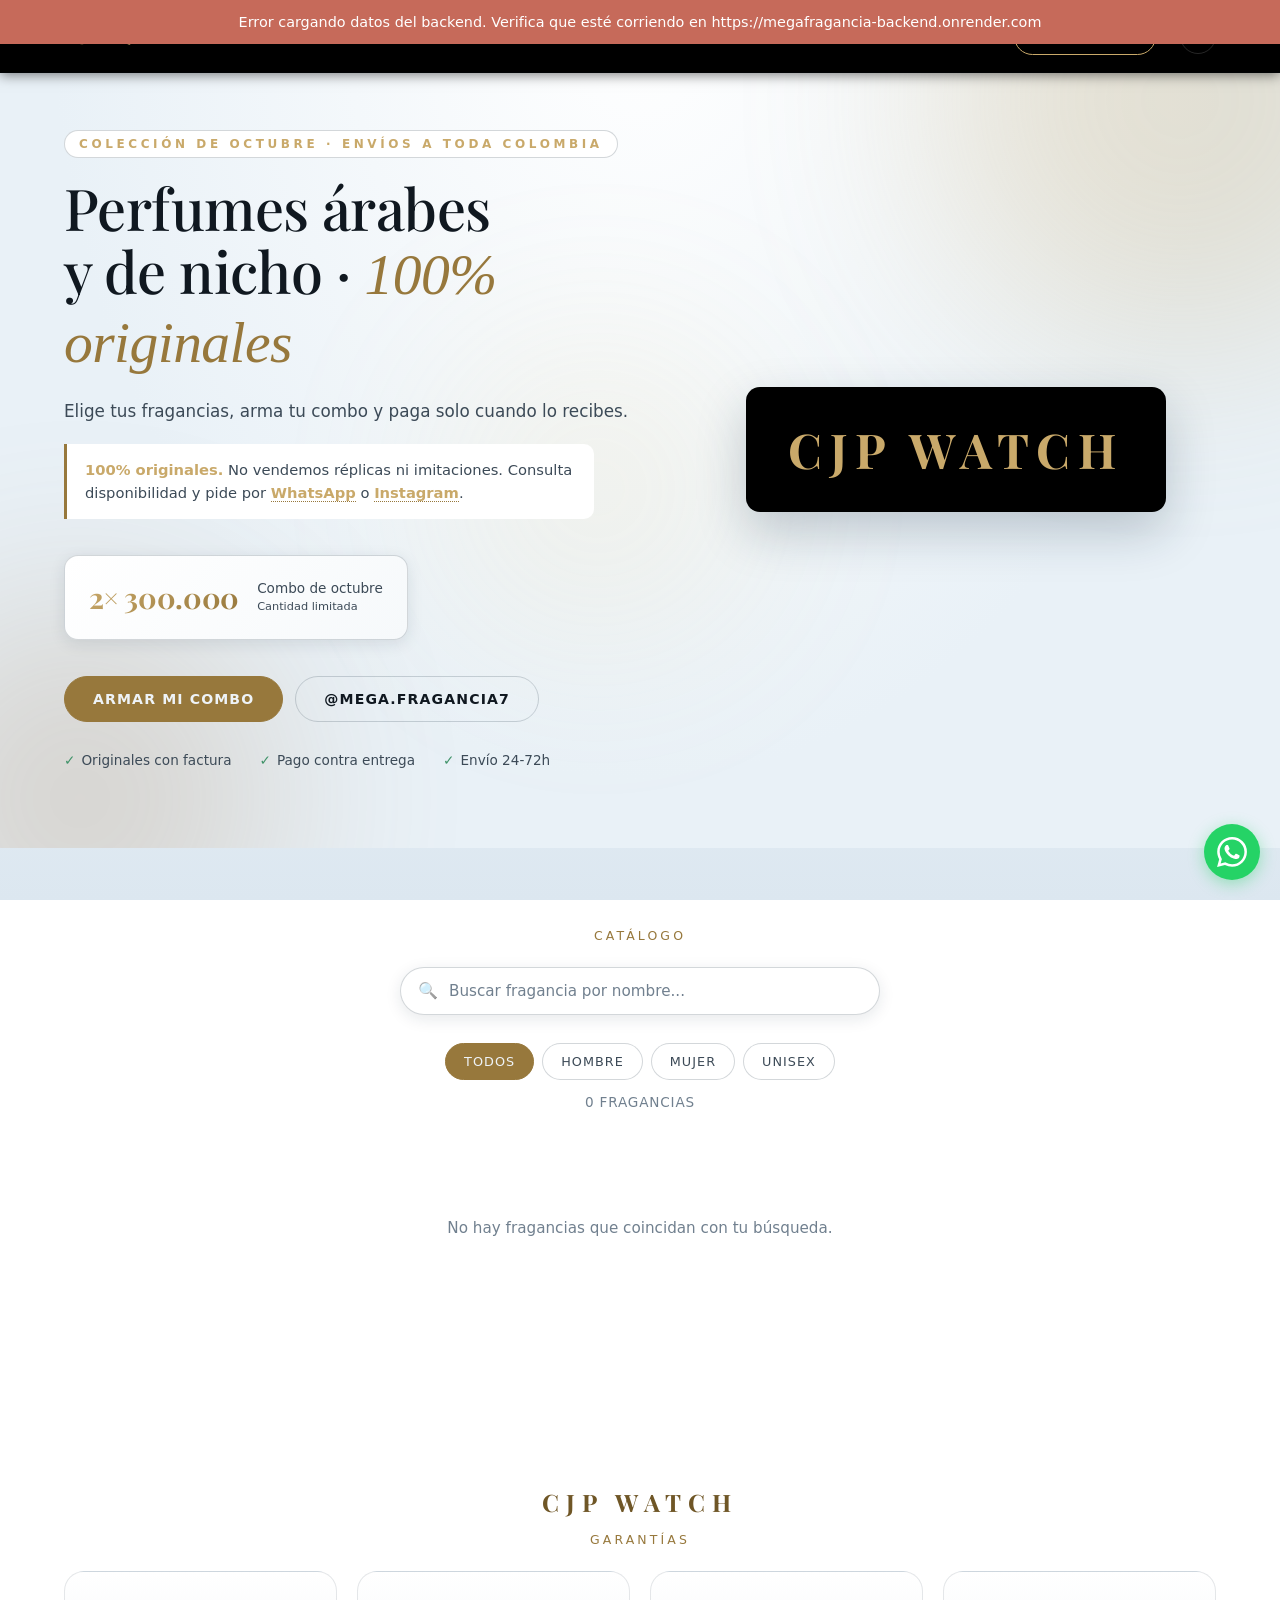
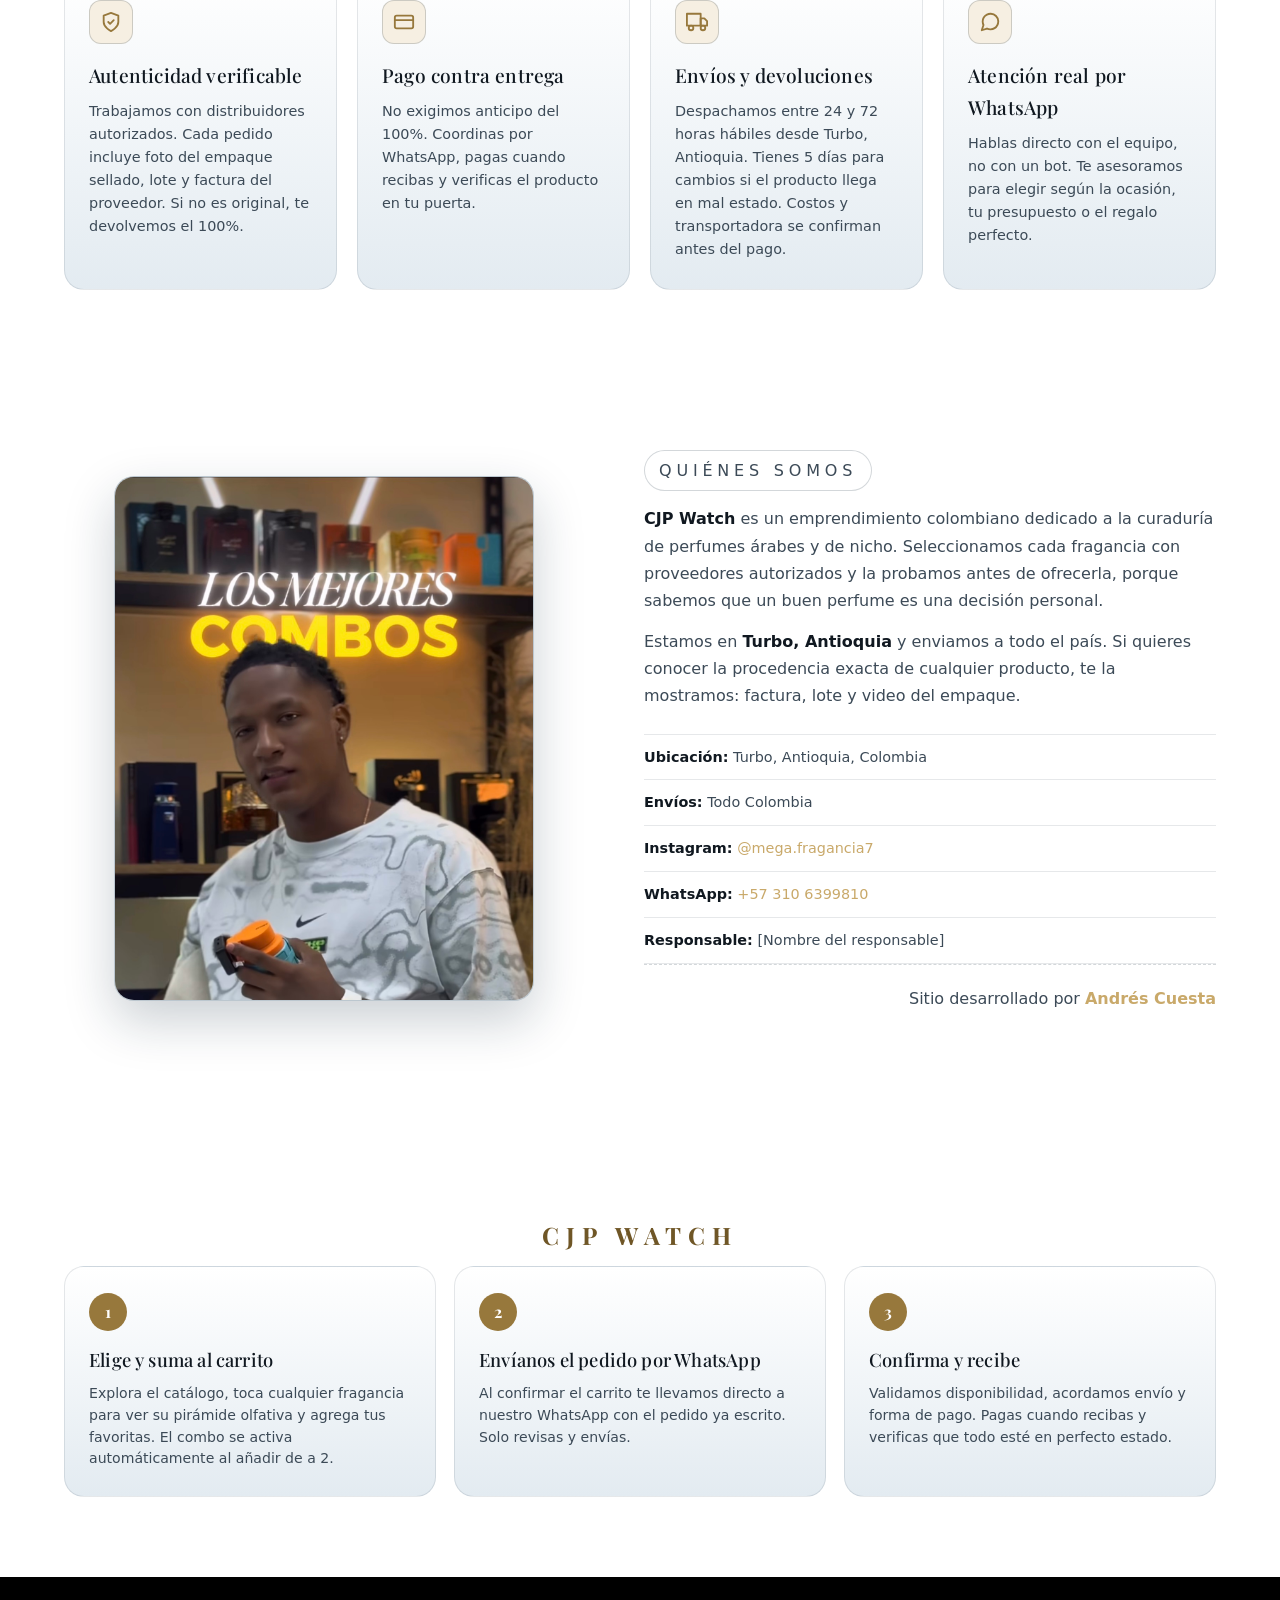
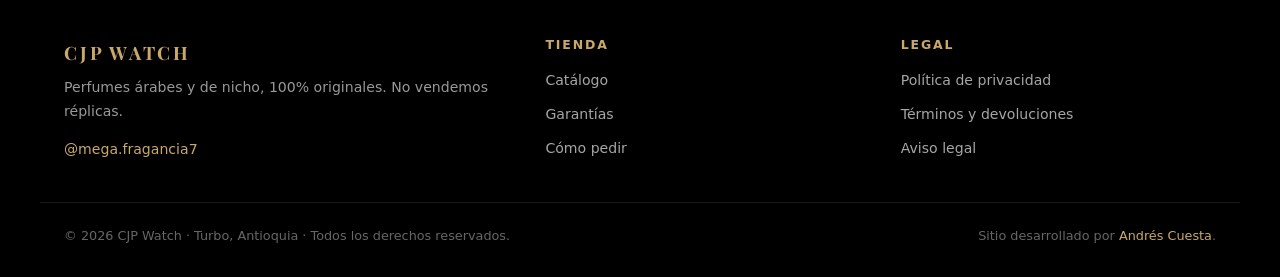
<file: index.html>
<!DOCTYPE html>
<html lang="es-CO">
<head>
  <meta charset="utf-8">
  <meta name="viewport" content="width=device-width, initial-scale=1, viewport-fit=cover">
  <meta name="theme-color" content="#1a1410">
  <meta name="description" content="CJP Watch — Perfumes árabes y de nicho 100% originales en Turbo, Antioquia. Sin réplicas. Combos 2x1 con envío a toda Colombia. Pide por WhatsApp.">
  <meta name="robots" content="index, follow">
  <meta property="og:title" content="CJP Watch — Perfumes árabes y de nicho">
  <meta property="og:description" content="Perfumes árabes y de nicho 100% originales. Sin réplicas. Combos y envío a toda Colombia. Pide por WhatsApp.">
  <meta property="og:type" content="website">
  <meta property="og:locale" content="es_CO">
  <meta property="og:site_name" content="CJP Watch">
  <meta property="og:url" content="https://megafraganciaweb.netlify.app/">
  <meta property="og:image" content="https://megafraganciaweb.netlify.app/assets/img/logo-original.jpg">
  <meta property="og:image:width" content="1153">
  <meta property="og:image:height" content="459">
  <meta property="og:image:alt" content="Logo de CJP Watch — Perfumes árabes y de nicho 100% originales">
  <meta name="twitter:card" content="summary_large_image">
  <meta name="twitter:title" content="CJP Watch — Perfumes árabes y de nicho">
  <meta name="twitter:description" content="Perfumes árabes y de nicho 100% originales. Sin réplicas. Pide por WhatsApp.">
  <meta name="twitter:image" content="https://megafraganciaweb.netlify.app/assets/img/logo-original.jpg">
  <link rel="icon" type="image/svg+xml" href="assets/svg/favicon.svg">
  <link rel="preconnect" href="https://wa.me">
  <link rel="preconnect" href="https://fonts.googleapis.com">
  <link rel="preconnect" href="https://fonts.gstatic.com" crossorigin>
  <link rel="stylesheet" href="styles.css">
  <title>CJP Watch — Perfumes árabes y de nicho · 100% originales</title>
</head>
<body>

  <!-- ============ HEADER ============ -->
  <header id="hdr">
    <div class="wrap nav">
      <a class="brand" href="#inicio" aria-label="CJP Watch, ir al inicio">
        <span class="brand-logo" aria-hidden="true">C</span>
        <span>CJP Watch</span>
      </a>
      <nav class="sans" aria-label="Navegación principal">
        <a class="link hide-s" href="#catalogo">Catálogo</a>
        <a class="link hide-s" href="#garantias">Garantías</a>
        <a class="link hide-s" href="#nosotros">Nosotros</a>
        <a class="link" href="#como-pedir">Cómo pedir</a>
      </nav>
      <button class="cartbtn" id="cartbtn" type="button" aria-label="Abrir carrito">
        Carrito <span id="cc" aria-live="polite">0</span>
      </button>
      <button class="adminbtn" id="adminbtn" type="button" aria-label="Panel de administración" title="Panel admin">
        <svg viewBox="0 0 24 24" width="18" height="18" fill="none" stroke="currentColor" stroke-width="2" stroke-linecap="round" stroke-linejoin="round" aria-hidden="true">
          <circle cx="12" cy="12" r="3"/>
          <path d="M12 1v6m0 6v6m11-7h-6m-6 0H1m17.36-5.36l-4.24 4.24m-4.24 4.24l-4.24 4.24m12.72 0l-4.24-4.24m-4.24-4.24l-4.24-4.24"/>
        </svg>
      </button>
    </div>
  </header>

  <main id="inicio">

    <!-- ============ HERO ============ -->
    <section class="hero">
      <div class="orb a" aria-hidden="true"></div>
      <div class="orb b" aria-hidden="true"></div>
      <div class="orb c" aria-hidden="true"></div>
      <div class="wrap hero-wrap">
        <div class="hero-text">
          <p class="eyebrow" id="promo-eyebrow">Colección de octubre · Envíos a toda Colombia</p>
          <h1>Perfumes árabes<br>y de nicho · <em>100% originales</em></h1>
          <p class="lead">
            Elige tus fragancias, arma tu combo y paga solo cuando lo recibes.
            Trabajamos directamente con proveedores autorizados y entregamos factura de cada pedido.
          </p>
          <p class="lead-mini">
            <strong>100% originales.</strong> No vendemos réplicas ni imitaciones.
            Consulta disponibilidad y pide por
            <a href="#" id="hero-wa">WhatsApp</a> o
            <a href="https://www.instagram.com/mega.fragancia7/" target="_blank" rel="noopener noreferrer">Instagram</a>.
          </p>
          <div class="promo" id="promo-block">
            <b id="promo-titulo">2× 300.000</b>
            <span>
              <span id="promo-subtitulo">Combo de octubre</span><br>
              <small id="promo-vigencia">Cantidad limitada</small>
            </span>
          </div>
          <div class="btns">
            <a class="btn" href="#catalogo">Armar mi combo</a>
            <a class="btn ghost" href="https://www.instagram.com/mega.fragancia7/" target="_blank" rel="noopener noreferrer">@mega.fragancia7</a>
          </div>
          <p class="hero-trust">
            <span>Originales con factura</span>
            <span>Pago contra entrega</span>
            <span>Envío 24-72h</span>
          </p>
        </div>
        <div class="hero-visual" aria-hidden="true">
          <div class="hero-logo">
            <span class="wordmark">CJP WATCH</span>
          </div>
        </div>
      </div>
    </section>

    <!-- ============ CATÁLOGO ============ -->
    <section id="catalogo">
      <div class="wrap">
        <p class="section-tag">Catálogo</p>

        <div class="search-bar">
          <input type="search" id="search" placeholder="Buscar fragancia por nombre..." aria-label="Buscar fragancia">
        </div>

        <div class="filters" id="filters" role="group" aria-label="Filtrar por tipo"></div>
        <p class="cat-count" id="cat-count" aria-live="polite"></p>
        <div class="grid" id="grid"></div>
        <nav class="pagination" id="pagination" aria-label="Paginación del catálogo" hidden></nav>

        <p class="empty" id="empty" hidden>No hay fragancias que coincidan con tu búsqueda.</p>
      </div>
    </section>

    <!-- ============ GARANTÍAS ============ -->
    <section id="garantias">
      <div class="wrap">
        <div class="logo-banner reveal">
          <span class="wordmark wordmark-sm">CJP WATCH</span>
        </div>
        <p class="section-tag">Garantías</p>
        <div class="trust">
          <article class="tbox reveal">
            <div class="ticon" aria-hidden="true">
              <svg viewBox="0 0 24 24" fill="none" stroke="currentColor" stroke-width="2" stroke-linecap="round" stroke-linejoin="round">
                <path d="M12 22s8-4 8-10V5l-8-3-8 3v7c0 6 8 10 8 10z"/>
                <path d="M9 12l2 2 4-4"/>
              </svg>
            </div>
            <h3>Autenticidad verificable</h3>
            <p>Trabajamos con distribuidores autorizados. Cada pedido incluye foto del empaque sellado, lote y factura del proveedor. Si no es original, te devolvemos el 100%.</p>
          </article>
          <article class="tbox reveal">
            <div class="ticon" aria-hidden="true">
              <svg viewBox="0 0 24 24" fill="none" stroke="currentColor" stroke-width="2" stroke-linecap="round" stroke-linejoin="round">
                <rect x="2" y="5" width="20" height="14" rx="2"/>
                <line x1="2" y1="10" x2="22" y2="10"/>
              </svg>
            </div>
            <h3>Pago contra entrega</h3>
            <p>No exigimos anticipo del 100%. Coordinas por WhatsApp, pagas cuando recibas y verificas el producto en tu puerta.</p>
          </article>
          <article class="tbox reveal">
            <div class="ticon" aria-hidden="true">
              <svg viewBox="0 0 24 24" fill="none" stroke="currentColor" stroke-width="2" stroke-linecap="round" stroke-linejoin="round">
                <rect x="1" y="3" width="15" height="13"/>
                <path d="M16 8h4l3 3v5h-7V8z"/>
                <circle cx="5.5" cy="18.5" r="2.5"/>
                <circle cx="18.5" cy="18.5" r="2.5"/>
              </svg>
            </div>
            <h3>Envíos y devoluciones</h3>
            <p>Despachamos entre 24 y 72 horas hábiles desde Turbo, Antioquia. Tienes 5 días para cambios si el producto llega en mal estado. Costos y transportadora se confirman antes del pago.</p>
          </article>
          <article class="tbox reveal">
            <div class="ticon" aria-hidden="true">
              <svg viewBox="0 0 24 24" fill="none" stroke="currentColor" stroke-width="2" stroke-linecap="round" stroke-linejoin="round">
                <path d="M21 11.5a8.38 8.38 0 0 1-.9 3.8 8.5 8.5 0 0 1-7.6 4.7 8.38 8.38 0 0 1-3.8-.9L3 21l1.9-5.7a8.38 8.38 0 0 1-.9-3.8 8.5 8.5 0 0 1 4.7-7.6 8.38 8.38 0 0 1 3.8-.9h.5a8.48 8.48 0 0 1 8 8v.5z"/>
              </svg>
            </div>
            <h3>Atención real por WhatsApp</h3>
            <p>Hablas directo con el equipo, no con un bot. Te asesoramos para elegir según la ocasión, tu presupuesto o el regalo perfecto.</p>
          </article>
        </div>
      </div>
    </section>

    <!-- ============ NOSOTROS ============ -->
    <section id="nosotros">
      <div class="wrap nosotros">
        <div class="nos-foto reveal" aria-hidden="true">
          <img src="assets/img/equipo/vendedor.jpg" alt="">
        </div>
        <div class="nos-text reveal">
          <p class="eyebrow">Quiénes somos</p>
          <p>
            <strong>CJP Watch</strong> es un emprendimiento colombiano dedicado a la curaduría de perfumes árabes
            y de nicho. Seleccionamos cada fragancia con proveedores autorizados y la probamos antes
            de ofrecerla, porque sabemos que un buen perfume es una decisión personal.
          </p>
          <p>
            Estamos en <strong>Turbo, Antioquia</strong> y enviamos a todo el país. Si quieres conocer
            la procedencia exacta de cualquier producto, te la mostramos: factura, lote y video del empaque.
          </p>
          <ul class="nos-list">
            <li><strong>Ubicación:</strong> Turbo, Antioquia, Colombia</li>
            <li><strong>Envíos:</strong> Todo Colombia</li>
            <li><strong>Instagram:</strong> <a href="https://www.instagram.com/mega.fragancia7/" target="_blank" rel="noopener noreferrer">@mega.fragancia7</a></li>
            <li><strong>WhatsApp:</strong> <a href="#" id="nosotros-wa">+57 310 6399810</a></li>
            <li><strong>Responsable:</strong> [Nombre del responsable]</li>
          </ul>
          <p class="nos-dev">
            Sitio desarrollado por <a href="https://github.com/andrescuesta19" target="_blank" rel="noopener noreferrer">Andrés Cuesta</a>
          </p>
        </div>
      </div>
    </section>

    <!-- ============ PASOS (sin título visible) ============ -->
    <section id="como-pedir">
      <div class="wrap">
        <div class="logo-banner reveal">
          <span class="wordmark wordmark-sm">CJP WATCH</span>
        </div>
        <ol class="steps">
          <li class="step reveal">
            <span class="step-n">1</span>
            <h3>Elige y suma al carrito</h3>
            <p>Explora el catálogo, toca cualquier fragancia para ver su pirámide olfativa y agrega tus favoritas. El combo se activa automáticamente al añadir de a 2.</p>
          </li>
          <li class="step reveal">
            <span class="step-n">2</span>
            <h3>Envíanos el pedido por WhatsApp</h3>
            <p>Al confirmar el carrito te llevamos directo a nuestro WhatsApp con el pedido ya escrito. Solo revisas y envías.</p>
          </li>
          <li class="step reveal">
            <span class="step-n">3</span>
            <h3>Confirma y recibe</h3>
            <p>Validamos disponibilidad, acordamos envío y forma de pago. Pagas cuando recibas y verificas que todo esté en perfecto estado.</p>
          </li>
        </ol>
      </div>
    </section>

  </main>

  <!-- ============ FOOTER ============ -->
  <footer>
    <div class="wrap foot-cols">
      <div class="foot-brand">
        <strong>CJP Watch</strong>
        <span>Perfumes árabes y de nicho, 100% originales. No vendemos réplicas.</span>
        <a href="https://www.instagram.com/mega.fragancia7/" target="_blank" rel="noopener noreferrer" class="foot-ig">@mega.fragancia7</a>
      </div>
      <div class="foot-links">
        <strong>Tienda</strong>
        <a href="#catalogo">Catálogo</a>
        <a href="#garantias">Garantías</a>
        <a href="#como-pedir">Cómo pedir</a>
      </div>
      <div class="foot-links">
        <strong>Legal</strong>
        <a href="politicas/privacidad.html">Política de privacidad</a>
        <a href="politicas/terminos.html">Términos y devoluciones</a>
        <button class="lnk" data-dlg="aviso" type="button">Aviso legal</button>
      </div>
    </div>
    <div class="wrap foot-copy">
      <p>&copy; <span id="year">2026</span> CJP Watch · Turbo, Antioquia · Todos los derechos reservados.</p>
      <p>Sitio desarrollado por <a href="https://github.com/andrescuesta19" target="_blank" rel="noopener noreferrer">Andrés Cuesta</a>.</p>
    </div>
  </footer>

  <!-- Barra flotante inferior eliminada: el toast notifica el agregado y el
       carrito se abre desde el header o desde "Ver carrito →" del toast. -->

  <!-- ============ BOTÓN FLOTANTE WHATSAPP ============ -->
  <a class="wa-fab" id="wa-fab" href="#" target="_blank" rel="noopener noreferrer" aria-label="Hablar por WhatsApp">
    <svg viewBox="0 0 24 24" fill="currentColor" aria-hidden="true">
      <path d="M17.472 14.382c-.297-.149-1.758-.867-2.03-.967-.273-.099-.471-.148-.67.15-.197.297-.767.966-.94 1.164-.173.199-.347.223-.644.075-.297-.15-1.255-.463-2.39-1.475-.883-.788-1.48-1.761-1.653-2.059-.173-.297-.018-.458.13-.606.134-.133.298-.347.446-.52.149-.174.198-.298.298-.497.099-.198.05-.371-.025-.52-.075-.149-.669-1.612-.916-2.207-.242-.579-.487-.5-.669-.51-.173-.008-.371-.01-.57-.01-.198 0-.52.074-.792.372-.272.297-1.04 1.016-1.04 2.479 0 1.462 1.065 2.875 1.213 3.074.149.198 2.096 3.2 5.077 4.487.709.306 1.262.489 1.694.625.712.227 1.36.195 1.871.118.571-.085 1.758-.719 2.006-1.413.248-.694.248-1.289.173-1.413-.074-.124-.272-.198-.57-.347m-5.421 7.403h-.004a9.87 9.87 0 0 1-5.031-1.378l-.361-.214-3.741.982.998-3.648-.235-.374a9.86 9.86 0 0 1-1.51-5.26c.001-5.45 4.436-9.884 9.888-9.884 2.64 0 5.122 1.03 6.988 2.898a9.825 9.825 0 0 1 2.893 6.994c-.003 5.45-4.437 9.884-9.885 9.884m8.413-18.297A11.815 11.815 0 0 0 12.05 0C5.495 0 .16 5.335.157 11.892c0 2.096.547 4.142 1.588 5.945L.057 24l6.305-1.654a11.882 11.882 0 0 0 5.683 1.448h.005c6.554 0 11.89-5.335 11.893-11.893a11.821 11.821 0 0 0-3.48-8.413Z"/>
    </svg>
  </a>

  <!-- ============ CARRITO (drawer lateral derecho) ============ -->
  <div id="cart-bg" class="cart-bg"></div>
  <aside id="dcart" class="cart-drawer" aria-labelledby="dcart-title">
    <header class="dlg-head">
      <h3 id="dcart-title">Mi carrito</h3>
      <button class="x" data-close-cart type="button" aria-label="Cerrar carrito">
        <svg viewBox="0 0 24 24" width="16" height="16" fill="none" stroke="currentColor" stroke-width="2.5" stroke-linecap="round" aria-hidden="true">
          <line x1="18" y1="6" x2="6" y2="18"/><line x1="6" y1="6" x2="18" y2="18"/>
        </svg>
      </button>
    </header>
    <div class="dlg-body">
      <div id="clist" class="cart-list"></div>
    </div>
    <div class="dlg-foot">
      <div class="cart-total"><span>Total</span><strong id="csum">0</strong></div>
      <a class="btn" id="wa" href="#" target="_blank" rel="noopener noreferrer" aria-disabled="true">Pedir por WhatsApp</a>
    </div>
  </aside>

  <!-- ============ TOAST "Añadido al carrito" (se oculta solo) ============ -->
  <div id="toast" class="toast" role="status" aria-live="polite">
    <div class="toast-thumb" id="toast-thumb"></div>
    <div class="toast-body">
      <div class="toast-title">✓ Agregado al carrito</div>
      <div class="toast-name" id="toast-name"></div>
      <button type="button" class="toast-ver" id="toast-ver">Ver carrito →</button>
    </div>
  </div>

  <!-- Modal de detalle de producto -->
  <dialog id="dproduct" aria-labelledby="dp-title">
    <header class="dlg-head">
      <h3 id="dp-title">Detalle del producto</h3>
      <button class="x" data-close type="button" aria-label="Cerrar">
        <svg viewBox="0 0 24 24" width="16" height="16" fill="none" stroke="currentColor" stroke-width="2.5" stroke-linecap="round" aria-hidden="true">
          <line x1="18" y1="6" x2="6" y2="18"/><line x1="6" y1="6" x2="18" y2="18"/>
        </svg>
      </button>
    </header>
    <div class="dlg-body">
      <div class="product-detail" id="dp-content"></div>
      <div class="notes" style="margin-top: 18px;">
        <div><b>Salida</b><span id="dp-n1"></span></div>
        <div><b>Corazón</b><span id="dp-n2"></span></div>
        <div><b>Fondo</b><span id="dp-n3"></span></div>
      </div>
    </div>
    <div class="dlg-foot">
      <button class="btn" id="dp-add" type="button">Añadir al carrito</button>
      <button class="btn ghost" data-close type="button">Cerrar</button>
    </div>
  </dialog>

  <dialog id="aviso" aria-labelledby="aviso-title">
    <header class="dlg-head">
      <h3 id="aviso-title">Aviso legal</h3>
      <button class="x" data-close type="button" aria-label="Cerrar">
        <svg viewBox="0 0 24 24" width="16" height="16" fill="none" stroke="currentColor" stroke-width="2.5" stroke-linecap="round" aria-hidden="true">
          <line x1="18" y1="6" x2="6" y2="18"/><line x1="6" y1="6" x2="18" y2="18"/>
        </svg>
      </button>
    </header>
    <div class="dlg-body">
      <p>Este sitio es operado por <strong>[Nombre del responsable]</strong>, con domicilio en <strong>Turbo, Antioquia, Colombia</strong>. Los precios exhibidos pueden variar sin previo aviso; el precio final se confirma por WhatsApp antes del pago. Las imágenes y nombres de productos son propiedad de sus respectivos titulares y se usan con fines informativos.</p>
      <p>Para cualquier solicitud relacionada con el tratamiento de datos personales, escríbenos por WhatsApp o Instagram.</p>
    </div>
    <div class="dlg-foot">
      <button class="btn ghost" data-close type="button">Cerrar</button>
    </div>
  </dialog>

  <!-- ============ PANEL DE ADMINISTRACIÓN ============ -->
  <dialog id="dadmin" aria-labelledby="dadmin-title">
    <header class="dlg-head">
      <h3 id="dadmin-title">Panel de administración</h3>
      <button class="x" data-close type="button" aria-label="Cerrar">
        <svg viewBox="0 0 24 24" width="16" height="16" fill="none" stroke="currentColor" stroke-width="2.5" stroke-linecap="round" aria-hidden="true">
          <line x1="18" y1="6" x2="6" y2="18"/><line x1="6" y1="6" x2="18" y2="18"/>
        </svg>
      </button>
    </header>
    <div class="dlg-body">
      <div id="admin-login">
        <div class="login-grid">
          <div class="login-brand">
            <span class="login-logo" aria-hidden="true">C</span>
            <span class="login-brand-name">CJP Watch</span>
            <span class="login-brand-sub">Panel de administración</span>
          </div>
          <div class="login-side">
            <p class="nsub">Ingresa tu email para comenzar.</p>
            <form id="admin-form" class="admin-form login-form" autocomplete="on">
              <label for="admin-email" class="sr-only">Email</label>
              <input type="email" id="admin-email" placeholder="Tu email" autocomplete="email">
              <div class="login-step2" id="login-step2">
                <label for="admin-pass" class="sr-only">Contraseña</label>
                <input type="password" id="admin-pass" placeholder="Contraseña" autocomplete="current-password">
                <button class="btn login-enter" type="submit">Entrar</button>
              </div>
            </form>
            <p id="admin-error" class="admin-err" hidden>Email o contraseña incorrectos.</p>
          </div>
        </div>
      </div>

      <div id="admin-panel" hidden>
        <div class="admin-tabs">
          <button class="admin-tab" data-tab="promo" aria-pressed="true" type="button">Promo</button>
          <button class="admin-tab" data-tab="productos" aria-pressed="false" type="button">Productos</button>
          <button class="admin-tab" data-tab="sitio" aria-pressed="false" type="button">Textos</button>
          <button class="adminbtn" id="admin-logout" type="button" style="margin-left:auto;" title="Cerrar sesión">⎋</button>
        </div>

        <!-- Tab Promo -->
        <div class="admin-tab-panel on" data-panel="promo">
          <p class="nsub">Edita la promoción del mes.</p>
          <div class="admin-field">
            <label><input type="checkbox" id="apromo-activo" checked> Mostrar promoción activa</label>
          </div>
          <div class="admin-field">
            <label for="apromo-titulo">Título (ej: "2× 300.000")</label>
            <input type="text" id="apromo-titulo" maxlength="40" placeholder="2× 300.000">
          </div>
          <div class="admin-field">
            <label for="apromo-subtitulo">Subtítulo (ej: "Combo de octubre")</label>
            <input type="text" id="apromo-subtitulo" maxlength="60" placeholder="Combo de octubre">
          </div>
          <div class="admin-field">
            <label for="apromo-vigencia">Vigencia</label>
            <input type="text" id="apromo-vigencia" maxlength="60" placeholder="Cantidad limitada">
          </div>
          <div class="admin-field">
            <label for="apromo-precio">Precio del combo (sin puntos ni comas)</label>
            <input type="number" id="apromo-precio" min="0" max="99999999" step="1000" placeholder="300000">
          </div>
          <div class="admin-actions">
            <button class="btn" id="apromo-save" type="button">Guardar</button>
            <button class="btn ghost" id="apromo-reset" type="button">Restablecer</button>
            <span class="save-feedback" id="apromo-feedback">✓ Guardado</span>
          </div>
        </div>

        <!-- Tab Productos -->
        <div class="admin-tab-panel" data-panel="productos">
          <p class="nsub">Gestiona los productos del catálogo. Las fotos que subes se guardan automáticamente en el servidor.</p>

          <details class="admin-help" open>
            <summary>➕ Agregar nuevo producto</summary>
            <div class="admin-field" style="margin-top: 12px;">
              <label for="np-nombre">Nombre</label>
              <input type="text" id="np-nombre" maxlength="40" placeholder="Ej: Baccarat Rouge 540">
            </div>
            <div class="admin-row cols3">
              <div class="admin-field">
                <label for="np-tipo">Tipo</label>
                <select id="np-tipo" style="width:100%;padding:10px 14px;border:1px solid var(--line-2);border-radius:10px;background:var(--surface);color:var(--text);font:400 .92rem var(--sans);">
                  <option value="Hombre">Hombre</option>
                  <option value="Mujer">Mujer</option>
                  <option value="Unisex">Unisex</option>
                </select>
              </div>
              <div class="admin-field">
                <label for="np-presentacion">Presentación (tamaño)</label>
                <input type="text" id="np-presentacion" maxlength="30" placeholder="100 ml">
              </div>
              <div class="admin-field">
                <label for="np-combo-nombre">Combo del mes (opcional)</label>
                <select id="np-combo-nombre" style="width:100%;padding:10px 14px;border:1px solid var(--line-2);border-radius:10px;background:var(--surface);color:var(--text);font:400 .92rem var(--sans);">
                  <option value="">Sin combo</option>
                  <option value="Enero">Enero</option>
                  <option value="Febrero">Febrero</option>
                  <option value="Marzo">Marzo</option>
                  <option value="Abril">Abril</option>
                  <option value="Mayo">Mayo</option>
                  <option value="Junio">Junio</option>
                  <option value="Julio">Julio</option>
                  <option value="Agosto">Agosto</option>
                  <option value="Septiembre">Septiembre</option>
                  <option value="Octubre">Octubre</option>
                  <option value="Noviembre">Noviembre</option>
                  <option value="Diciembre">Diciembre</option>
                </select>
              </div>
            </div>
            <div class="admin-field">
              <label for="np-precio">Precio unitario (COP, sin puntos ni comas)</label>
              <input type="number" id="np-precio" placeholder="150000">
            </div>
            <div class="admin-field">
              <label for="np-desc">Descripción</label>
              <textarea id="np-desc" maxlength="200" placeholder="Cálido, especiado y envolvente..."></textarea>
            </div>
            <div class="admin-row">
              <div class="admin-field">
                <label for="np-salida">Notas de salida (separadas por coma)</label>
                <input type="text" id="np-salida" placeholder="Cardamomo, Bergamota">
              </div>
              <div class="admin-field">
                <label for="np-corazon">Notas de corazón</label>
                <input type="text" id="np-corazon" placeholder="Ámbar, Rosa">
              </div>
            </div>
            <div class="admin-field">
              <label for="np-fondo">Notas de fondo</label>
              <input type="text" id="np-fondo" placeholder="Vainilla, Pachulí">
            </div>
            <div class="admin-field">
              <label>Fotos y videos del producto (puedes agregar varios)</label>
              <label class="admin-file-label">
                <input type="file" id="np-files" accept="image/*,video/*" multiple>
                📷 Subir fotos / videos
              </label>
              <div class="admin-gallery-preview" id="np-preview"></div>
            </div>
            <div class="admin-actions">
              <button class="btn" id="np-save" type="button">Agregar producto</button>
              <button class="btn ghost" id="np-cancel" type="button" style="display:none;">Cancelar</button>
              <span class="save-feedback" id="np-feedback">✓ Guardado</span>
            </div>
          </details>

          <p class="nsub" style="margin-top: 24px;">Productos actuales:</p>
          <ul class="admin-list" id="products-list"></ul>
        </div>

        <!-- Tab Textos del sitio -->
        <div class="admin-tab-panel" data-panel="sitio">
          <p class="nsub">Edita los textos visibles del sitio.</p>
          <div class="admin-field">
            <label for="as-hero-h1">Título principal del hero</label>
            <input type="text" id="as-hero-h1" placeholder="Perfumes árabes y de nicho · 100% originales">
          </div>
          <div class="admin-field">
            <label for="as-hero-lead">Texto debajo del título</label>
            <textarea id="as-hero-lead" placeholder="Elige tus fragancias..."></textarea>
          </div>
          <div class="admin-field">
            <label for="as-nos-texto">Texto de "Nosotros"</label>
            <textarea id="as-nos-texto" style="min-height: 120px;" placeholder="CJP Watch es un emprendimiento..."></textarea>
          </div>
          <div class="admin-field">
            <label for="as-ig">URL de Instagram</label>
            <input type="text" id="as-ig" placeholder="https://www.instagram.com/mega.fragancia7/">
          </div>
          <div class="admin-actions">
            <button class="btn" id="as-save" type="button">Guardar</button>
            <span class="save-feedback" id="as-feedback">✓ Guardado</span>
          </div>
        </div>
      </div>
    </div>
    <div class="dlg-foot">
      <button class="btn ghost" data-close type="button">Cerrar</button>
    </div>
  </dialog>

  <script src="app.js" defer></script>
</body>
</html>
</file>
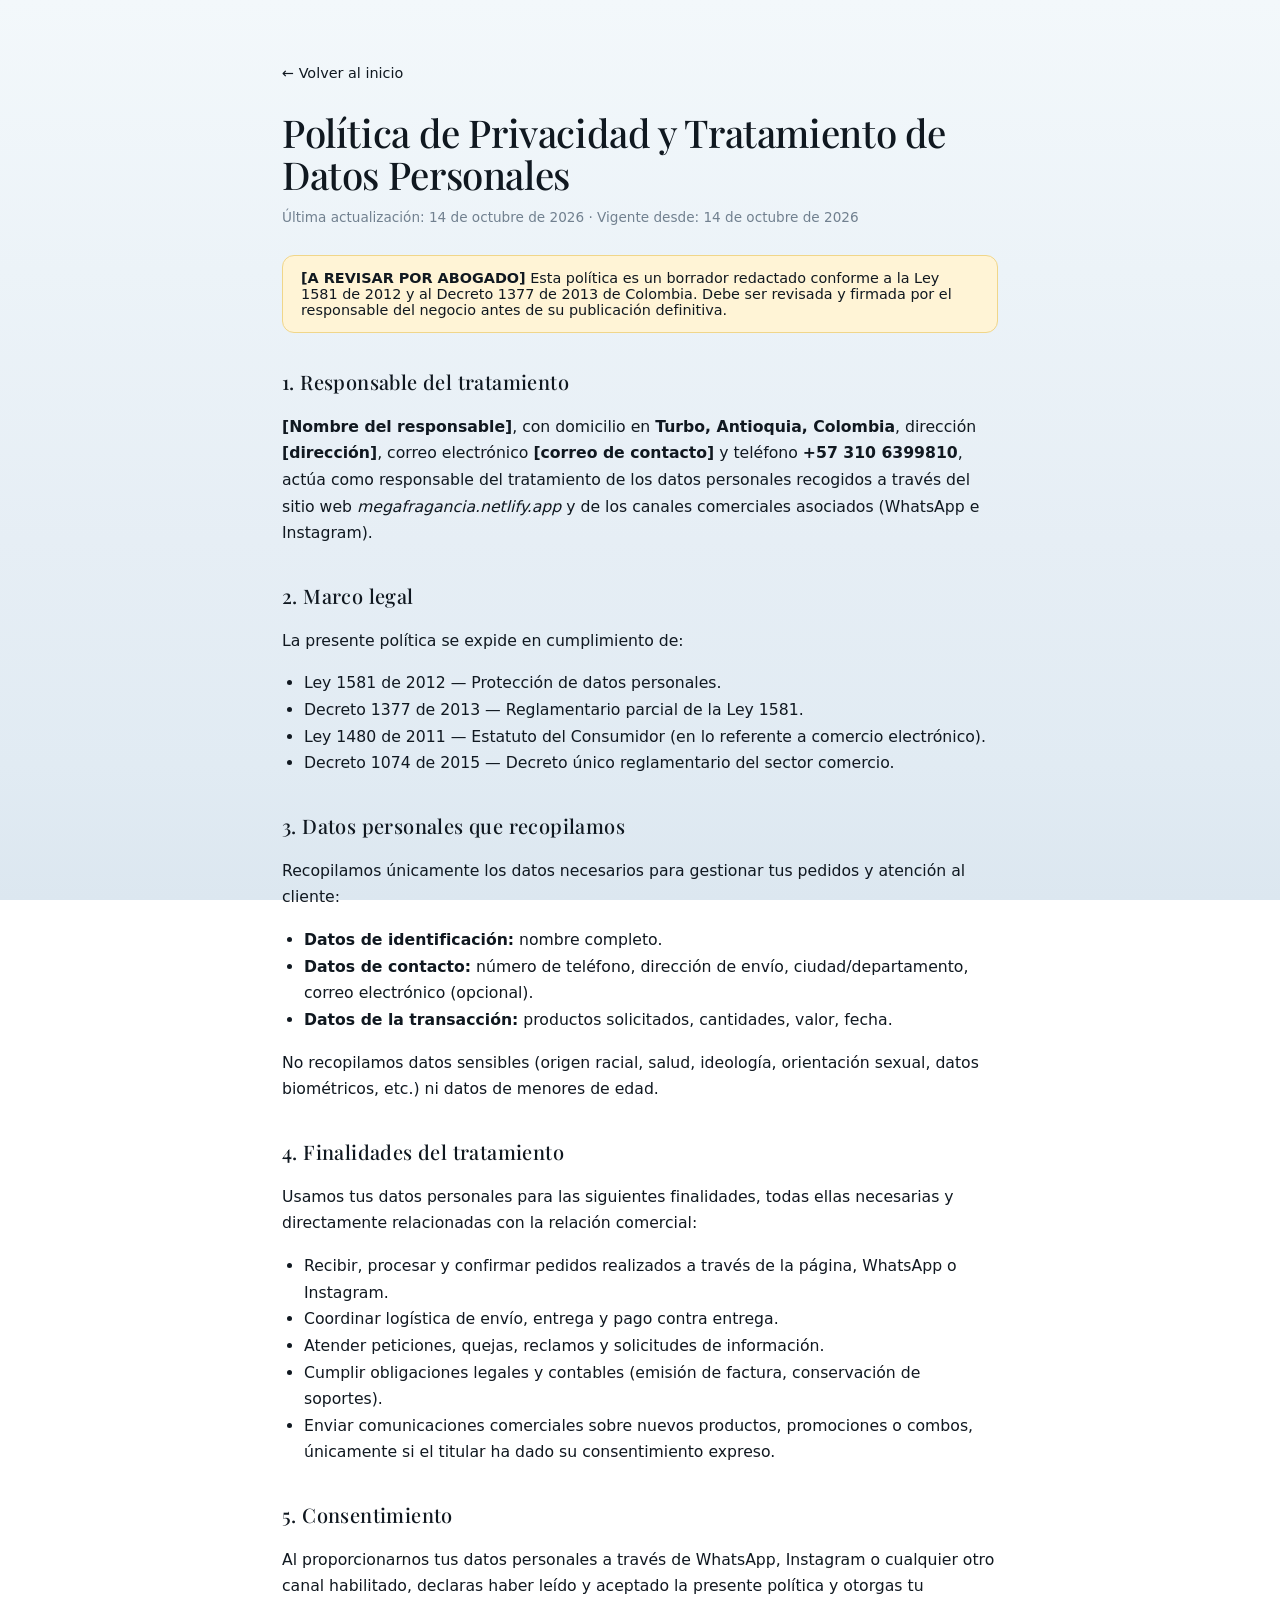
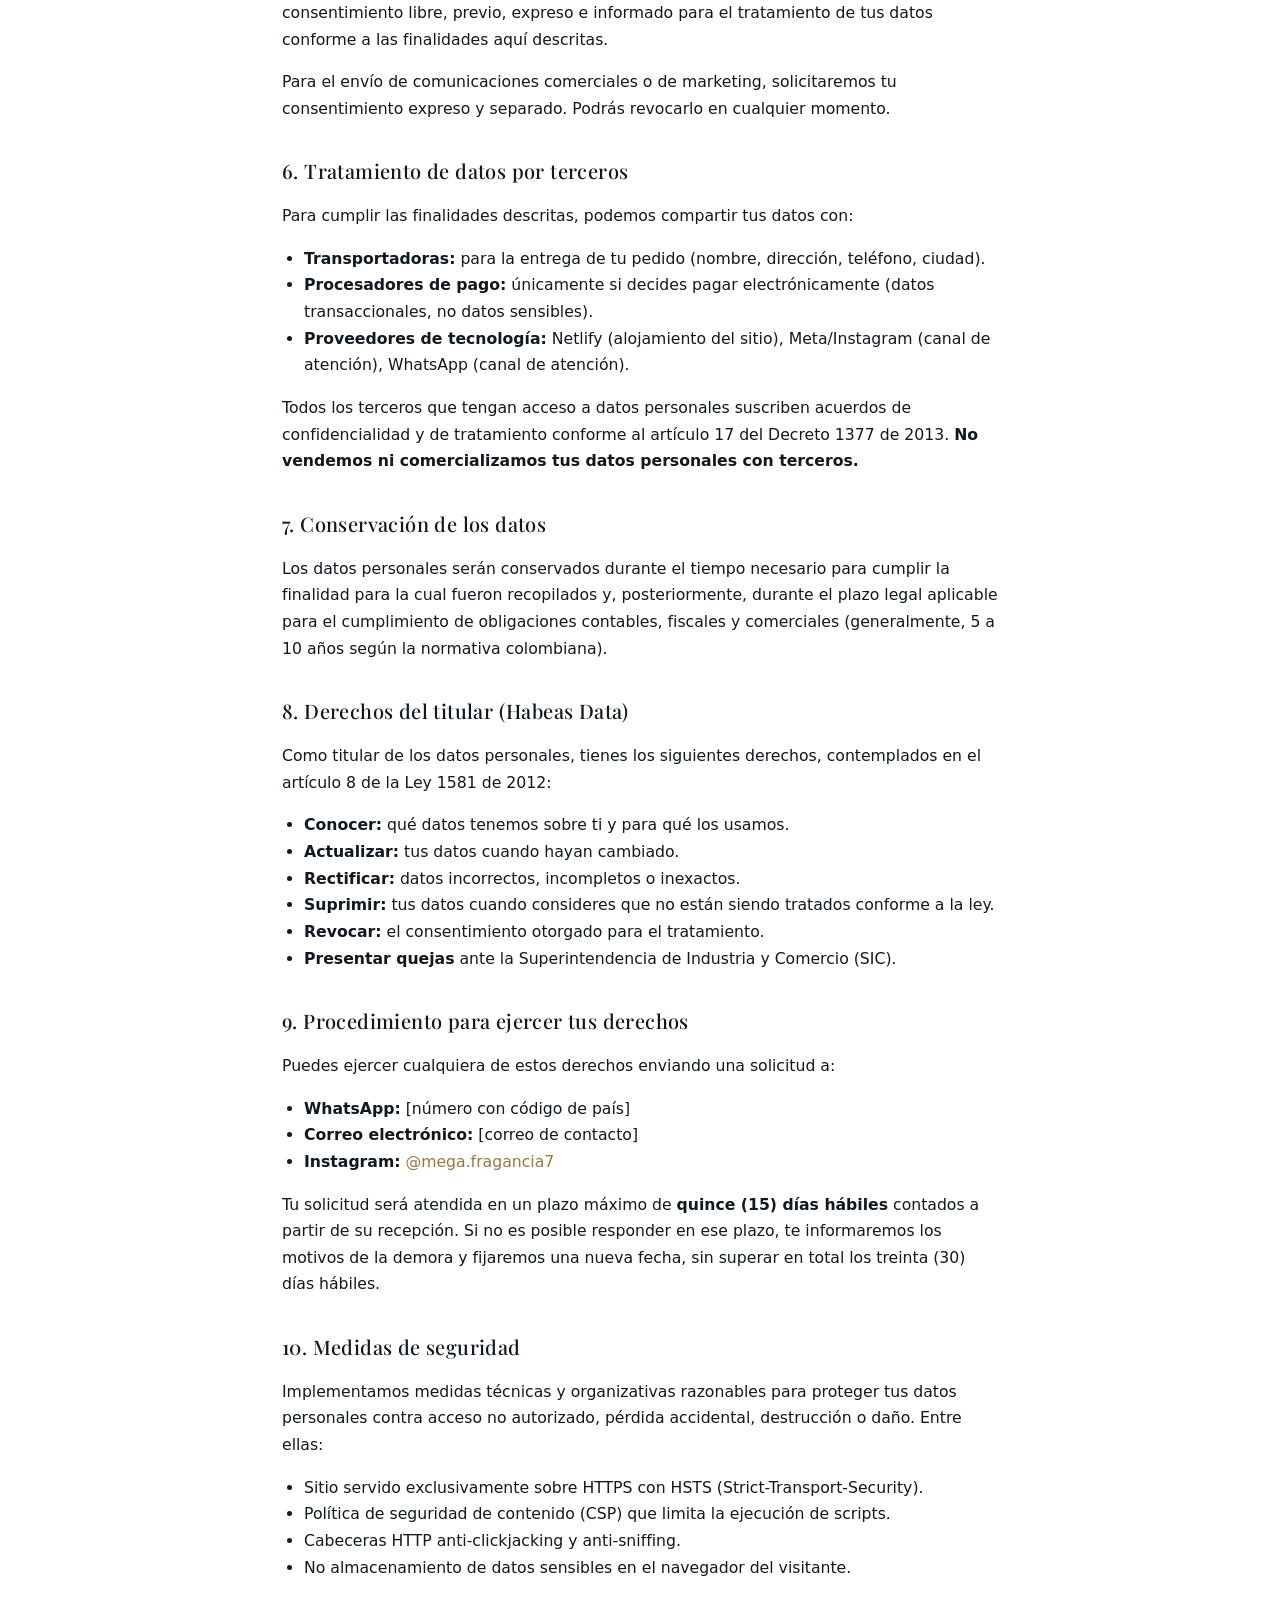
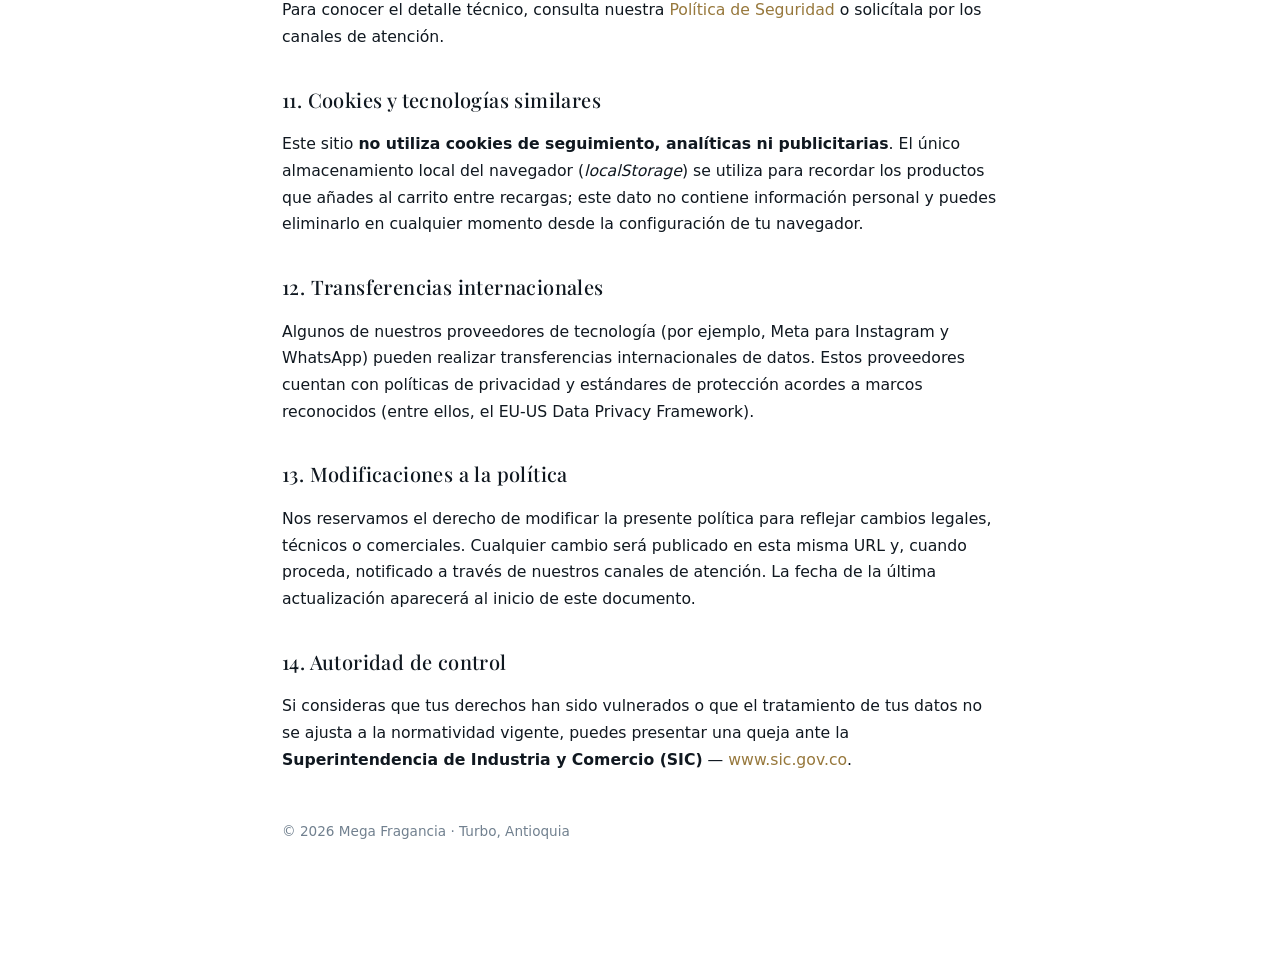
<file: politicas/privacidad.html>
<!DOCTYPE html>
<html lang="es-CO">
<head>
  <meta charset="utf-8">
  <meta name="viewport" content="width=device-width, initial-scale=1">
  <title>Política de privacidad — Mega Fragancia</title>
  <meta name="robots" content="noindex, follow">
  <meta name="description" content="Política de tratamiento de datos personales de Mega Fragancia, conforme a la Ley 1581 de 2012 de Colombia.">
  <link rel="icon" type="image/svg+xml" href="../assets/svg/favicon.svg">
  <link rel="stylesheet" href="../styles.css">
  <style>
    .legal { max-width: 760px; margin: 0 auto; padding: 60px 22px 90px; }
    .legal h1 { font-size: clamp(1.8rem, 4vw, 2.4rem); margin: 0 0 8px; }
    .legal h2 { font-size: 1.25rem; margin: 32px 0 10px; }
    .legal p, .legal li { font: 400 .98rem/1.7 var(--sans); color: var(--text); }
    .legal ul { padding-left: 22px; }
    .legal .meta { color: var(--muted); font: 500 .85rem var(--sans); margin-bottom: 30px; }
    .legal .back { display: inline-block; margin-bottom: 30px; color: var(--accent-strong); text-decoration: none; font: 500 .9rem var(--sans); }
    .legal .back:hover { text-decoration: underline; }
    .legal .aviso { background: #fff4d6; border: 1px solid #f0d68a; padding: 14px 18px; border-radius: 12px; margin: 24px 0; font: 500 .9rem var(--sans); }
  </style>
</head>
<body>
  <main class="legal">
    <a href="../index.html" class="back">&larr; Volver al inicio</a>
    <h1>Política de Privacidad y Tratamiento de Datos Personales</h1>
    <p class="meta">Última actualización: 14 de octubre de 2026 · Vigente desde: 14 de octubre de 2026</p>

    <div class="aviso">
      <strong>[A REVISAR POR ABOGADO]</strong> Esta política es un borrador redactado conforme a la Ley 1581 de 2012 y al Decreto 1377 de 2013 de Colombia. Debe ser revisada y firmada por el responsable del negocio antes de su publicación definitiva.
    </div>

    <h2>1. Responsable del tratamiento</h2>
    <p>
      <strong>[Nombre del responsable]</strong>, con domicilio en <strong>Turbo, Antioquia, Colombia</strong>,
      dirección <strong>[dirección]</strong>,
      correo electrónico <strong>[correo de contacto]</strong> y teléfono <strong>+57 310 6399810</strong>,
      actúa como responsable del tratamiento de los datos personales recogidos a través del sitio web
      <em>megafragancia.netlify.app</em> y de los canales comerciales asociados (WhatsApp e Instagram).
    </p>

    <h2>2. Marco legal</h2>
    <p>La presente política se expide en cumplimiento de:</p>
    <ul>
      <li>Ley 1581 de 2012 — Protección de datos personales.</li>
      <li>Decreto 1377 de 2013 — Reglamentario parcial de la Ley 1581.</li>
      <li>Ley 1480 de 2011 — Estatuto del Consumidor (en lo referente a comercio electrónico).</li>
      <li>Decreto 1074 de 2015 — Decreto único reglamentario del sector comercio.</li>
    </ul>

    <h2>3. Datos personales que recopilamos</h2>
    <p>Recopilamos únicamente los datos necesarios para gestionar tus pedidos y atención al cliente:</p>
    <ul>
      <li><strong>Datos de identificación:</strong> nombre completo.</li>
      <li><strong>Datos de contacto:</strong> número de teléfono, dirección de envío, ciudad/departamento, correo electrónico (opcional).</li>
      <li><strong>Datos de la transacción:</strong> productos solicitados, cantidades, valor, fecha.</li>
    </ul>
    <p>No recopilamos datos sensibles (origen racial, salud, ideología, orientación sexual, datos biométricos, etc.) ni datos de menores de edad.</p>

    <h2>4. Finalidades del tratamiento</h2>
    <p>Usamos tus datos personales para las siguientes finalidades, todas ellas necesarias y directamente relacionadas con la relación comercial:</p>
    <ul>
      <li>Recibir, procesar y confirmar pedidos realizados a través de la página, WhatsApp o Instagram.</li>
      <li>Coordinar logística de envío, entrega y pago contra entrega.</li>
      <li>Atender peticiones, quejas, reclamos y solicitudes de información.</li>
      <li>Cumplir obligaciones legales y contables (emisión de factura, conservación de soportes).</li>
      <li>Enviar comunicaciones comerciales sobre nuevos productos, promociones o combos, únicamente si el titular ha dado su consentimiento expreso.</li>
    </ul>

    <h2>5. Consentimiento</h2>
    <p>
      Al proporcionarnos tus datos personales a través de WhatsApp, Instagram o cualquier otro canal habilitado,
      declaras haber leído y aceptado la presente política y otorgas tu consentimiento libre, previo, expreso
      e informado para el tratamiento de tus datos conforme a las finalidades aquí descritas.
    </p>
    <p>
      Para el envío de comunicaciones comerciales o de marketing, solicitaremos tu consentimiento expreso y
      separado. Podrás revocarlo en cualquier momento.
    </p>

    <h2>6. Tratamiento de datos por terceros</h2>
    <p>
      Para cumplir las finalidades descritas, podemos compartir tus datos con:
    </p>
    <ul>
      <li><strong>Transportadoras:</strong> para la entrega de tu pedido (nombre, dirección, teléfono, ciudad).</li>
      <li><strong>Procesadores de pago:</strong> únicamente si decides pagar electrónicamente (datos transaccionales, no datos sensibles).</li>
      <li><strong>Proveedores de tecnología:</strong> Netlify (alojamiento del sitio), Meta/Instagram (canal de atención), WhatsApp (canal de atención).</li>
    </ul>
    <p>
      Todos los terceros que tengan acceso a datos personales suscriben acuerdos de confidencialidad y de
      tratamiento conforme al artículo 17 del Decreto 1377 de 2013. <strong>No vendemos ni comercializamos
      tus datos personales con terceros.</strong>
    </p>

    <h2>7. Conservación de los datos</h2>
    <p>
      Los datos personales serán conservados durante el tiempo necesario para cumplir la finalidad para la
      cual fueron recopilados y, posteriormente, durante el plazo legal aplicable para el cumplimiento de
      obligaciones contables, fiscales y comerciales (generalmente, 5 a 10 años según la normativa colombiana).
    </p>

    <h2>8. Derechos del titular (Habeas Data)</h2>
    <p>
      Como titular de los datos personales, tienes los siguientes derechos, contemplados en el artículo 8 de la
      Ley 1581 de 2012:
    </p>
    <ul>
      <li><strong>Conocer:</strong> qué datos tenemos sobre ti y para qué los usamos.</li>
      <li><strong>Actualizar:</strong> tus datos cuando hayan cambiado.</li>
      <li><strong>Rectificar:</strong> datos incorrectos, incompletos o inexactos.</li>
      <li><strong>Suprimir:</strong> tus datos cuando consideres que no están siendo tratados conforme a la ley.</li>
      <li><strong>Revocar:</strong> el consentimiento otorgado para el tratamiento.</li>
      <li><strong>Presentar quejas</strong> ante la Superintendencia de Industria y Comercio (SIC).</li>
    </ul>

    <h2>9. Procedimiento para ejercer tus derechos</h2>
    <p>
      Puedes ejercer cualquiera de estos derechos enviando una solicitud a:
    </p>
    <ul>
      <li><strong>WhatsApp:</strong> [número con código de país]</li>
      <li><strong>Correo electrónico:</strong> [correo de contacto]</li>
      <li><strong>Instagram:</strong> <a href="https://www.instagram.com/mega.fragancia7/" target="_blank" rel="noopener noreferrer">@mega.fragancia7</a></li>
    </ul>
    <p>
      Tu solicitud será atendida en un plazo máximo de <strong>quince (15) días hábiles</strong> contados a partir
      de su recepción. Si no es posible responder en ese plazo, te informaremos los motivos de la demora y
      fijaremos una nueva fecha, sin superar en total los treinta (30) días hábiles.
    </p>

    <h2>10. Medidas de seguridad</h2>
    <p>
      Implementamos medidas técnicas y organizativas razonables para proteger tus datos personales contra
      acceso no autorizado, pérdida accidental, destrucción o daño. Entre ellas:
    </p>
    <ul>
      <li>Sitio servido exclusivamente sobre HTTPS con HSTS (Strict-Transport-Security).</li>
      <li>Política de seguridad de contenido (CSP) que limita la ejecución de scripts.</li>
      <li>Cabeceras HTTP anti-clickjacking y anti-sniffing.</li>
      <li>No almacenamiento de datos sensibles en el navegador del visitante.</li>
    </ul>
    <p>
      Para conocer el detalle técnico, consulta nuestra <a href="#">Política de Seguridad</a> o
      solicítala por los canales de atención.
    </p>

    <h2>11. Cookies y tecnologías similares</h2>
    <p>
      Este sitio <strong>no utiliza cookies de seguimiento, analíticas ni publicitarias</strong>. El único
      almacenamiento local del navegador (<em>localStorage</em>) se utiliza para recordar los productos que
      añades al carrito entre recargas; este dato no contiene información personal y puedes eliminarlo en
      cualquier momento desde la configuración de tu navegador.
    </p>

    <h2>12. Transferencias internacionales</h2>
    <p>
      Algunos de nuestros proveedores de tecnología (por ejemplo, Meta para Instagram y WhatsApp) pueden
      realizar transferencias internacionales de datos. Estos proveedores cuentan con políticas de privacidad
      y estándares de protección acordes a marcos reconocidos (entre ellos, el EU-US Data Privacy Framework).
    </p>

    <h2>13. Modificaciones a la política</h2>
    <p>
      Nos reservamos el derecho de modificar la presente política para reflejar cambios legales, técnicos o
      comerciales. Cualquier cambio será publicado en esta misma URL y, cuando proceda, notificado a través
      de nuestros canales de atención. La fecha de la última actualización aparecerá al inicio de este documento.
    </p>

    <h2>14. Autoridad de control</h2>
    <p>
      Si consideras que tus derechos han sido vulnerados o que el tratamiento de tus datos no se ajusta a la
      normatividad vigente, puedes presentar una queja ante la
      <strong>Superintendencia de Industria y Comercio (SIC)</strong> —
      <a href="https://www.sic.gov.co" target="_blank" rel="noopener noreferrer">www.sic.gov.co</a>.
    </p>

    <p class="meta" style="margin-top: 50px;">
      &copy; <span id="year">2026</span> Mega Fragancia · Turbo, Antioquia
    </p>
  </main>
  <script>
    var y = document.getElementById('year');
    if (y) y.textContent = new Date().getFullYear();
  </script>
</body>
</html>
</file>
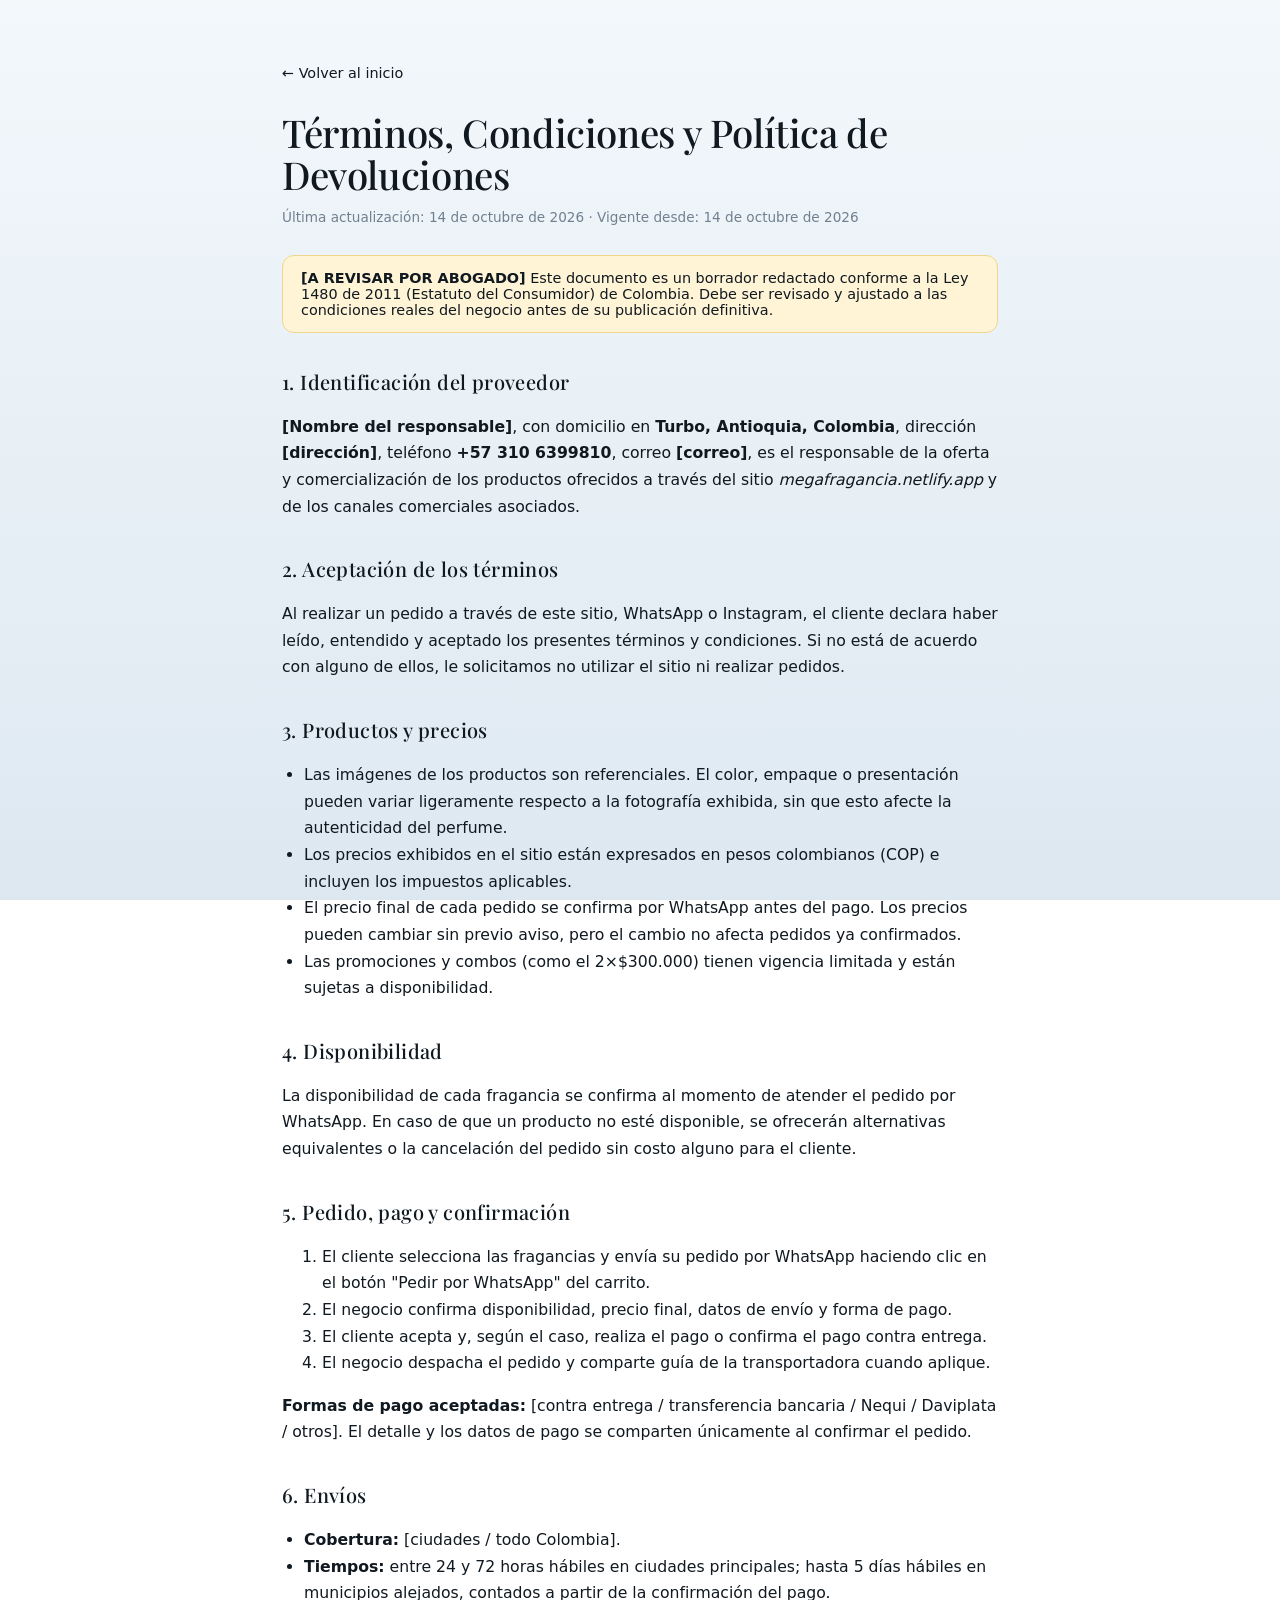
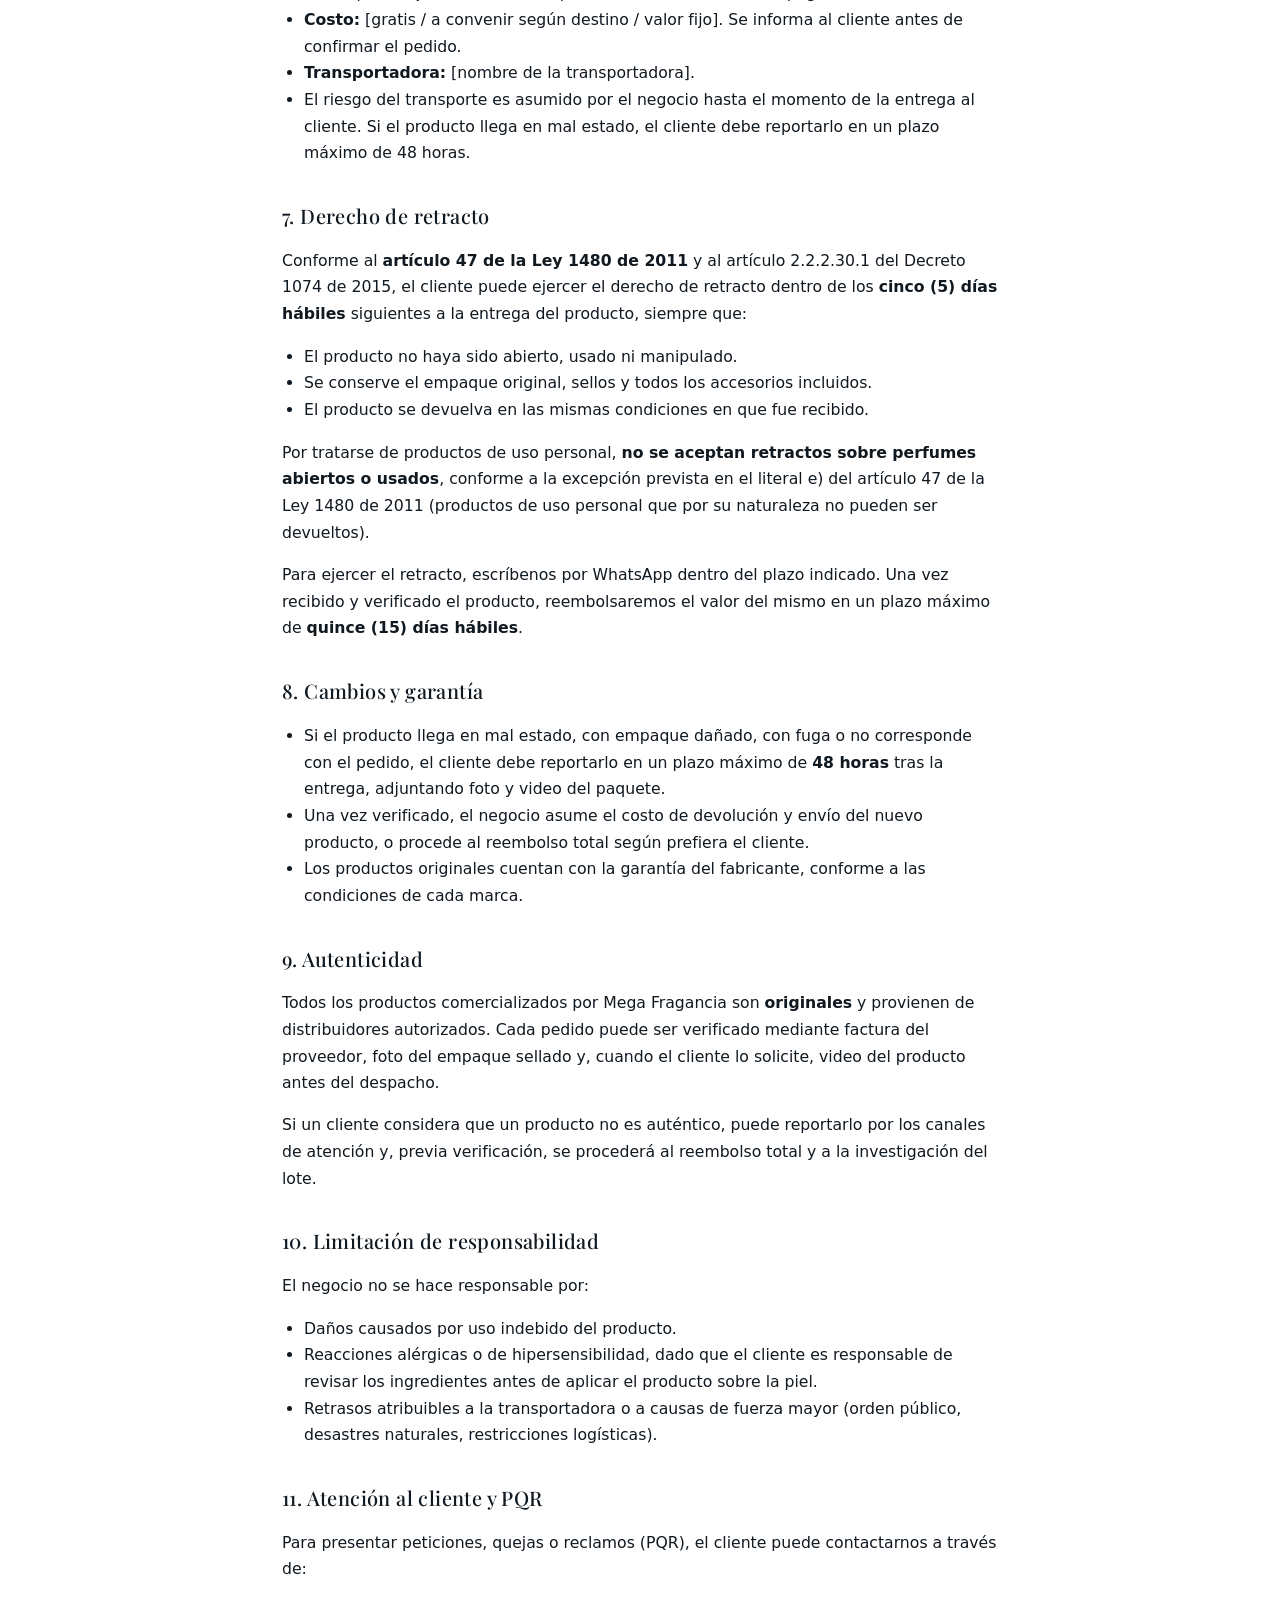
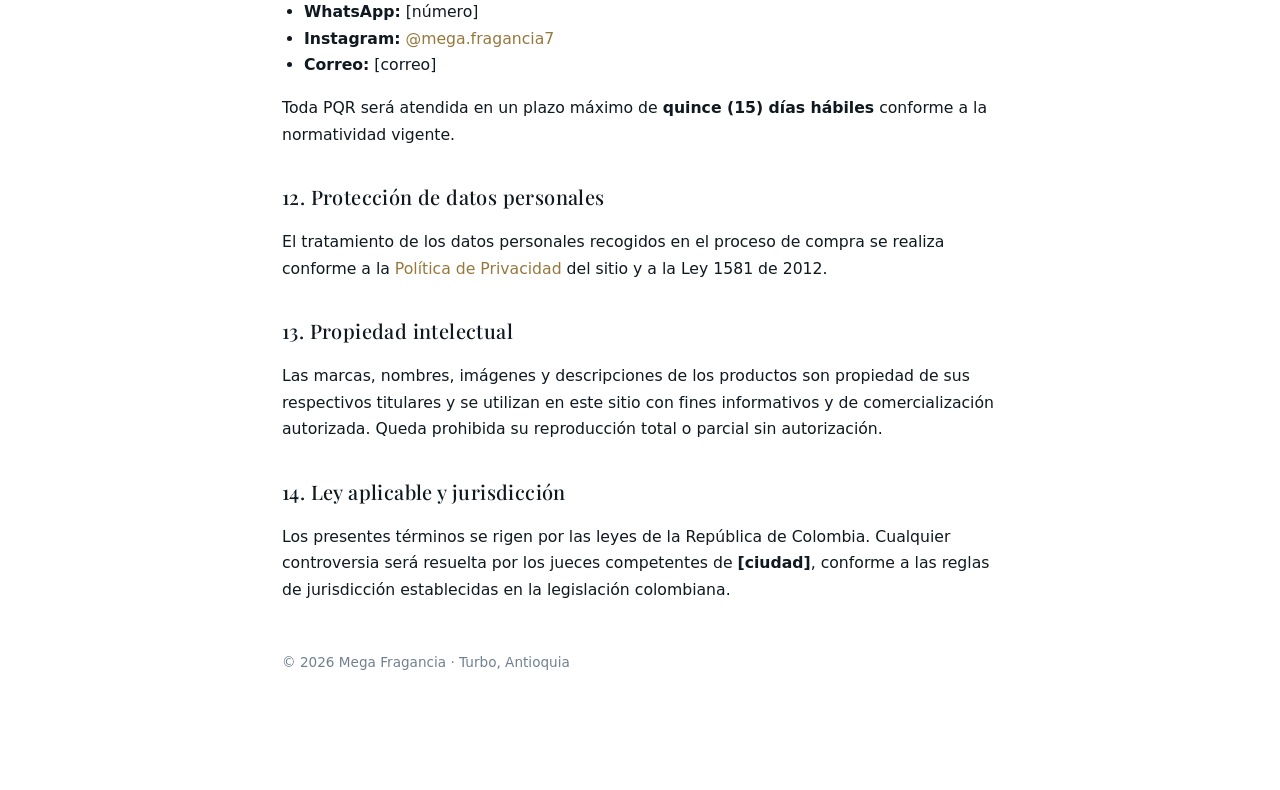
<file: politicas/terminos.html>
<!DOCTYPE html>
<html lang="es-CO">
<head>
  <meta charset="utf-8">
  <meta name="viewport" content="width=device-width, initial-scale=1">
  <title>Términos y devoluciones — Mega Fragancia</title>
  <meta name="robots" content="noindex, follow">
  <meta name="description" content="Términos, condiciones y política de devoluciones de Mega Fragancia, conforme al Estatuto del Consumidor de Colombia.">
  <link rel="icon" type="image/svg+xml" href="../assets/svg/favicon.svg">
  <link rel="stylesheet" href="../styles.css">
  <style>
    .legal { max-width: 760px; margin: 0 auto; padding: 60px 22px 90px; }
    .legal h1 { font-size: clamp(1.8rem, 4vw, 2.4rem); margin: 0 0 8px; }
    .legal h2 { font-size: 1.25rem; margin: 32px 0 10px; }
    .legal p, .legal li { font: 400 .98rem/1.7 var(--sans); color: var(--text); }
    .legal ul { padding-left: 22px; }
    .legal .meta { color: var(--muted); font: 500 .85rem var(--sans); margin-bottom: 30px; }
    .legal .back { display: inline-block; margin-bottom: 30px; color: var(--accent-strong); text-decoration: none; font: 500 .9rem var(--sans); }
    .legal .back:hover { text-decoration: underline; }
    .legal .aviso { background: #fff4d6; border: 1px solid #f0d68a; padding: 14px 18px; border-radius: 12px; margin: 24px 0; font: 500 .9rem var(--sans); }
  </style>
</head>
<body>
  <main class="legal">
    <a href="../index.html" class="back">&larr; Volver al inicio</a>
    <h1>Términos, Condiciones y Política de Devoluciones</h1>
    <p class="meta">Última actualización: 14 de octubre de 2026 · Vigente desde: 14 de octubre de 2026</p>

    <div class="aviso">
      <strong>[A REVISAR POR ABOGADO]</strong> Este documento es un borrador redactado conforme a la Ley 1480 de 2011 (Estatuto del Consumidor) de Colombia. Debe ser revisado y ajustado a las condiciones reales del negocio antes de su publicación definitiva.
    </div>

    <h2>1. Identificación del proveedor</h2>
    <p>
      <strong>[Nombre del responsable]</strong>, con domicilio en
      <strong>Turbo, Antioquia, Colombia</strong>, dirección <strong>[dirección]</strong>,
      teléfono <strong>+57 310 6399810</strong>, correo <strong>[correo]</strong>,
      es el responsable de la oferta y comercialización de los productos ofrecidos a través del sitio
      <em>megafragancia.netlify.app</em> y de los canales comerciales asociados.
    </p>

    <h2>2. Aceptación de los términos</h2>
    <p>
      Al realizar un pedido a través de este sitio, WhatsApp o Instagram, el cliente declara haber leído,
      entendido y aceptado los presentes términos y condiciones. Si no está de acuerdo con alguno de ellos,
      le solicitamos no utilizar el sitio ni realizar pedidos.
    </p>

    <h2>3. Productos y precios</h2>
    <ul>
      <li>Las imágenes de los productos son referenciales. El color, empaque o presentación pueden variar ligeramente respecto a la fotografía exhibida, sin que esto afecte la autenticidad del perfume.</li>
      <li>Los precios exhibidos en el sitio están expresados en pesos colombianos (COP) e incluyen los impuestos aplicables.</li>
      <li>El precio final de cada pedido se confirma por WhatsApp antes del pago. Los precios pueden cambiar sin previo aviso, pero el cambio no afecta pedidos ya confirmados.</li>
      <li>Las promociones y combos (como el 2×$300.000) tienen vigencia limitada y están sujetas a disponibilidad.</li>
    </ul>

    <h2>4. Disponibilidad</h2>
    <p>
      La disponibilidad de cada fragancia se confirma al momento de atender el pedido por WhatsApp. En caso
      de que un producto no esté disponible, se ofrecerán alternativas equivalentes o la cancelación del
      pedido sin costo alguno para el cliente.
    </p>

    <h2>5. Pedido, pago y confirmación</h2>
    <ol>
      <li>El cliente selecciona las fragancias y envía su pedido por WhatsApp haciendo clic en el botón "Pedir por WhatsApp" del carrito.</li>
      <li>El negocio confirma disponibilidad, precio final, datos de envío y forma de pago.</li>
      <li>El cliente acepta y, según el caso, realiza el pago o confirma el pago contra entrega.</li>
      <li>El negocio despacha el pedido y comparte guía de la transportadora cuando aplique.</li>
    </ol>
    <p>
      <strong>Formas de pago aceptadas:</strong> [contra entrega / transferencia bancaria / Nequi / Daviplata / otros].
      El detalle y los datos de pago se comparten únicamente al confirmar el pedido.
    </p>

    <h2>6. Envíos</h2>
    <ul>
      <li><strong>Cobertura:</strong> [ciudades / todo Colombia].</li>
      <li><strong>Tiempos:</strong> entre 24 y 72 horas hábiles en ciudades principales; hasta 5 días hábiles en municipios alejados, contados a partir de la confirmación del pago.</li>
      <li><strong>Costo:</strong> [gratis / a convenir según destino / valor fijo]. Se informa al cliente antes de confirmar el pedido.</li>
      <li><strong>Transportadora:</strong> [nombre de la transportadora].</li>
      <li>El riesgo del transporte es asumido por el negocio hasta el momento de la entrega al cliente. Si el producto llega en mal estado, el cliente debe reportarlo en un plazo máximo de 48 horas.</li>
    </ul>

    <h2>7. Derecho de retracto</h2>
    <p>
      Conforme al <strong>artículo 47 de la Ley 1480 de 2011</strong> y al artículo 2.2.2.30.1 del Decreto 1074 de 2015,
      el cliente puede ejercer el derecho de retracto dentro de los <strong>cinco (5) días hábiles</strong>
      siguientes a la entrega del producto, siempre que:
    </p>
    <ul>
      <li>El producto no haya sido abierto, usado ni manipulado.</li>
      <li>Se conserve el empaque original, sellos y todos los accesorios incluidos.</li>
      <li>El producto se devuelva en las mismas condiciones en que fue recibido.</li>
    </ul>
    <p>
      Por tratarse de productos de uso personal, <strong>no se aceptan retractos sobre perfumes abiertos
      o usados</strong>, conforme a la excepción prevista en el literal e) del artículo 47 de la Ley 1480 de 2011
      (productos de uso personal que por su naturaleza no pueden ser devueltos).
    </p>
    <p>
      Para ejercer el retracto, escríbenos por WhatsApp dentro del plazo indicado. Una vez recibido y verificado
      el producto, reembolsaremos el valor del mismo en un plazo máximo de <strong>quince (15) días hábiles</strong>.
    </p>

    <h2>8. Cambios y garantía</h2>
    <ul>
      <li>Si el producto llega en mal estado, con empaque dañado, con fuga o no corresponde con el pedido, el cliente debe reportarlo en un plazo máximo de <strong>48 horas</strong> tras la entrega, adjuntando foto y video del paquete.</li>
      <li>Una vez verificado, el negocio asume el costo de devolución y envío del nuevo producto, o procede al reembolso total según prefiera el cliente.</li>
      <li>Los productos originales cuentan con la garantía del fabricante, conforme a las condiciones de cada marca.</li>
    </ul>

    <h2>9. Autenticidad</h2>
    <p>
      Todos los productos comercializados por Mega Fragancia son <strong>originales</strong> y provienen de
      distribuidores autorizados. Cada pedido puede ser verificado mediante factura del proveedor, foto del
      empaque sellado y, cuando el cliente lo solicite, video del producto antes del despacho.
    </p>
    <p>
      Si un cliente considera que un producto no es auténtico, puede reportarlo por los canales de atención
      y, previa verificación, se procederá al reembolso total y a la investigación del lote.
    </p>

    <h2>10. Limitación de responsabilidad</h2>
    <p>
      El negocio no se hace responsable por:
    </p>
    <ul>
      <li>Daños causados por uso indebido del producto.</li>
      <li>Reacciones alérgicas o de hipersensibilidad, dado que el cliente es responsable de revisar los ingredientes antes de aplicar el producto sobre la piel.</li>
      <li>Retrasos atribuibles a la transportadora o a causas de fuerza mayor (orden público, desastres naturales, restricciones logísticas).</li>
    </ul>

    <h2>11. Atención al cliente y PQR</h2>
    <p>
      Para presentar peticiones, quejas o reclamos (PQR), el cliente puede contactarnos a través de:
    </p>
    <ul>
      <li><strong>WhatsApp:</strong> [número]</li>
      <li><strong>Instagram:</strong> <a href="https://www.instagram.com/mega.fragancia7/" target="_blank" rel="noopener noreferrer">@mega.fragancia7</a></li>
      <li><strong>Correo:</strong> [correo]</li>
    </ul>
    <p>
      Toda PQR será atendida en un plazo máximo de <strong>quince (15) días hábiles</strong> conforme a la
      normatividad vigente.
    </p>

    <h2>12. Protección de datos personales</h2>
    <p>
      El tratamiento de los datos personales recogidos en el proceso de compra se realiza conforme a la
      <a href="privacidad.html">Política de Privacidad</a> del sitio y a la Ley 1581 de 2012.
    </p>

    <h2>13. Propiedad intelectual</h2>
    <p>
      Las marcas, nombres, imágenes y descripciones de los productos son propiedad de sus respectivos titulares
      y se utilizan en este sitio con fines informativos y de comercialización autorizada. Queda prohibida su
      reproducción total o parcial sin autorización.
    </p>

    <h2>14. Ley aplicable y jurisdicción</h2>
    <p>
      Los presentes términos se rigen por las leyes de la República de Colombia. Cualquier controversia será
      resuelta por los jueces competentes de <strong>[ciudad]</strong>, conforme a las reglas de jurisdicción
      establecidas en la legislación colombiana.
    </p>

    <p class="meta" style="margin-top: 50px;">
      &copy; <span id="year">2026</span> Mega Fragancia · Turbo, Antioquia
    </p>
  </main>
  <script>
    var y = document.getElementById('year');
    if (y) y.textContent = new Date().getFullYear();
  </script>
</body>
</html>
</file>
<file: styles.css>
/* ==========================================================
   Mega Fragancia — Hoja de estilos v5
   Paleta: negro profundo + dorado (degradado fluido)
   Tipografía: Playfair Display (títulos) + Lato (texto)
   ========================================================== */

@import url('https://fonts.googleapis.com/css2?family=Playfair+Display:wght@400;500;600;700;800;900&family=Lato:wght@300;400;700;900&display=swap');

:root {
  /* --- Paleta: helado (blanco azulado) + header/footer negro --- */
  --bg: #eef3f7;             /* helado claro, fondo principal */
  --bg-2: #e3ebf1;           /* helado un punto más marcado, secciones alternas */
  --surface: #ffffff;        /* tarjetas y superficies: blanco */
  --surface-2: #f6f9fb;      /* superficies alternas */
  --text: #101820;           /* texto principal: casi negro frío */
  --text-2: #3c4a57;         /* texto secundario */
  --muted: #71808f;          /* texto muted */
  --line: rgba(16, 34, 52, .1);      /* bordes sutiles */
  --line-2: rgba(16, 34, 52, .18);   /* bordes más visibles */

  --gold: #97783c;           /* dorado profundo: legible sobre helado */
  --gold-light: #c9a96a;     /* dorado brillante: botones y acentos */
  --gold-dark: #6f5626;      /* dorado oscuro, hover */
  --gold-bg: #f6efe2;        /* fondo con tinte dorado claro */

  --dark: #000000;           /* negro puro, header/footer */
  --ok: #3f9268;             /* verde para confirmaciones (legible en claro) */
  --danger: #c2503f;         /* rojo para errores */

  --shadow: 0 4px 16px rgba(16, 40, 60, .10);
  --shadow-md: 0 8px 28px rgba(16, 40, 60, .14);
  --shadow-lg: 0 20px 50px rgba(16, 40, 60, .22);
  --shadow-gold: 0 4px 20px rgba(151, 120, 60, .18);

  --radius: 14px;
  --radius-lg: 20px;

  --ease: cubic-bezier(.22, .61, .36, 1); /* misma curva del sitio original */

  --serif: "Playfair Display", Georgia, "Times New Roman", serif;
  --serif-2: "Cormorant Garamond", Georgia, serif;
  --sans: "Inter", system-ui, -apple-system, "Segoe UI", Roboto, sans-serif;
}

* { box-sizing: border-box; }

html {
  scroll-behavior: smooth;
  scroll-padding-top: calc(env(safe-area-inset-top, 0px) + 80px);
}

body {
  margin: 0;
  background: linear-gradient(180deg, #f3f8fb 0%, #ecf3f8 30%, #e6eef5 60%, #e1ebf3 85%, #dce7f0 100%);
  background-attachment: fixed;
  color: var(--text);
  font-family: var(--sans);
  font-size: 16px;
  line-height: 1.65;
  -webkit-font-smoothing: antialiased;
  -moz-osx-font-smoothing: grayscale;
  overflow-x: hidden;
  padding-top: env(safe-area-inset-top, 0px);
  padding-bottom: env(safe-area-inset-bottom, 0px);
}

img, svg { max-width: 100%; display: block; }

a { color: var(--gold); text-decoration: none; transition: color .2s; }
a:hover { color: var(--gold-dark); }

.wrap { max-width: 1200px; margin: 0 auto; padding: 0 24px; }

/* ===================== HEADER OSCURO ===================== */
header {
  position: fixed;
  top: 0; left: 0; right: 0;
  z-index: 20;
  background: #000000;
  border-bottom: 1px solid var(--line);
  box-shadow: 0 2px 12px rgba(0, 0, 0, .5);
}
header.scrolled {
  background: rgba(0, 0, 0, .96);
  -webkit-backdrop-filter: blur(12px);
  backdrop-filter: blur(12px);
}

.nav {
  display: flex;
  align-items: center;
  justify-content: space-between;
  height: 72px;
  gap: 16px;
}

.brand {
  display: flex;
  align-items: center;
  gap: 12px;
  text-decoration: none;
  color: var(--gold-light);
  font-family: var(--serif);
  font-size: 1rem;
  letter-spacing: .2em;
  text-transform: uppercase;
  font-weight: 600;
}
.brand-logo {
  width: 38px; height: 38px;
  border-radius: 6px;
  background: #000;
  padding: 2px;
  /* Efecto "amanecer" del logo original: entra del foco con desenfoque */
  animation: logoIn 1.9s var(--ease) .35s both;
}

@keyframes logoIn {
  from { opacity: 0; filter: blur(5px); }
  to { opacity: 1; filter: blur(0); }
}

.nav nav { display: flex; align-items: center; margin-left: auto; }
.nav .link {
  font: 500 .85rem var(--sans);
  text-decoration: none;
  color: rgba(255, 255, 255, .75);
  margin-left: 24px;
  position: relative;
  letter-spacing: .03em;
  transition: color .2s;
}
.nav .link:hover { color: var(--gold-light); }
.nav .link::after {
  content: "";
  position: absolute;
  left: 0; right: 0; bottom: -8px;
  height: 1px;
  background: var(--gold-light);
  transform: scaleX(0);
  transform-origin: left;
  transition: transform .25s;
}
.nav .link:hover::after { transform: scaleX(1); }

.cartbtn {
  font: 600 .82rem var(--sans);
  letter-spacing: .08em;
  text-transform: uppercase;
  padding: 10px 18px;
  border-radius: 999px;
  border: 1px solid var(--gold-light);
  background: transparent;
  color: var(--gold-light);
  cursor: pointer;
  display: inline-flex;
  align-items: center;
  gap: 8px;
  transition: all .2s;
}
.cartbtn:hover {
  background: var(--gold-light);
  color: var(--dark);
}
.cartbtn span {
  min-width: 1.6em;
  padding: 0 7px;
  border-radius: 999px;
  background: var(--gold-light);
  color: var(--dark);
  text-align: center;
  font-size: .75rem;
  font-weight: 700;
  transition: all .2s;
}
.cartbtn:hover span { background: var(--dark); color: var(--gold-light); }

.adminbtn {
  display: inline-flex;
  align-items: center;
  justify-content: center;
  width: 36px; height: 36px;
  border-radius: 50%;
  border: 1px solid rgba(255, 255, 255, .15);
  background: transparent;
  color: rgba(255, 255, 255, .6);
  cursor: pointer;
  transition: all .2s;
  margin-left: 8px;
}
.adminbtn:hover {
  border-color: var(--gold-light);
  color: var(--gold-light);
  transform: rotate(45deg);
}

@media (max-width: 720px) {
  .nav { height: 60px; gap: 8px; }
  .nav .hide-s { display: none; }
  .brand { gap: 8px; }
  .brand-logo { width: 32px; height: 32px; }
  .brand span { font-size: .82rem; letter-spacing: .12em; }
  .cartbtn { padding: 7px 12px; font-size: .72rem; }
  .cartbtn span { font-size: .68rem; padding: 0 5px; }
  .adminbtn { width: 32px; height: 32px; margin-left: 4px; }
  .adminbtn svg { width: 16px; height: 16px; }
}

/* ===================== HERO ===================== */
.hero {
  position: relative;
  min-height: 92vh;
  display: flex;
  align-items: center;
  padding: 130px 0 80px;
  overflow: hidden;
  background: radial-gradient(ellipse at top, #ffffff 0%, #e9f1f7 65%);
}

/* Orbes de luz dorada */
.orb {
  position: absolute;
  border-radius: 50%;
  filter: blur(100px);
  pointer-events: none;
}
.orb.a { width: 500px; height: 500px; background: #c9a96a; top: -150px; right: -150px; opacity: .25; }
.orb.b { width: 400px; height: 400px; background: #8e6438; bottom: -150px; left: -120px; opacity: .2; }
.orb.c { width: 300px; height: 300px; background: #e8c879; top: 40%; left: 35%; opacity: .12; }

.hero-wrap {
  position: relative;
  display: grid;
  grid-template-columns: 1.1fr 1fr;
  gap: 60px;
  align-items: center;
}

@media (max-width: 880px) {
  .hero-wrap { grid-template-columns: 1fr; gap: 40px; text-align: center; }
  .hero-visual { order: -1; }
}

.eyebrow {
  font: 600 .75rem var(--sans);
  letter-spacing: .3em;
  text-transform: uppercase;
  color: var(--gold-light);
  margin: 0 0 18px;
  display: inline-block;
  padding: 6px 14px;
  border: 1px solid var(--line-2);
  border-radius: 999px;
  background: var(--surface);
}

h1 {
  font-family: var(--serif);
  font-size: clamp(2.2rem, 5vw, 3.6rem);
  line-height: 1.1;
  margin: 0 0 .4em;
  font-weight: 500;
  letter-spacing: -.01em;
  color: var(--text);
}
h1 em {
  font-family: var(--serif-2);
  font-style: italic;
  font-weight: 500;
  color: var(--gold);
}

.lead {
  max-width: 36em;
  color: var(--text-2);
  font: 400 1.05rem/1.7 var(--sans);
  margin: 0 0 18px;
}

.lead-mini {
  max-width: 36em;
  color: var(--text-2);
  font: 500 .92rem/1.6 var(--sans);
  margin: 0 0 28px;
  padding: 14px 18px;
  border-left: 3px solid var(--gold);
  background: var(--surface);
  border-radius: 0 10px 10px 0;
}
.lead-mini strong { color: var(--gold-light); font-weight: 700; }
.lead-mini a { color: var(--gold-light); text-decoration: none; font-weight: 600; border-bottom: 1px dotted var(--gold); }
.lead-mini a:hover { border-bottom-style: solid; }

.promo {
  display: inline-flex;
  align-items: center;
  gap: 18px;
  padding: 18px 24px;
  border-radius: var(--radius);
  background: linear-gradient(135deg, var(--surface) 0%, var(--surface-2) 100%);
  border: 1px solid var(--line-2);
  margin: 8px 0 28px;
  box-shadow: var(--shadow);
}
.promo b {
  font-family: var(--serif);
  font-size: 1.8rem;
  background: linear-gradient(135deg, var(--gold-light), var(--gold));
  -webkit-background-clip: text;
  background-clip: text;
  -webkit-text-fill-color: transparent;
  letter-spacing: -.01em;
}
.promo span {
  font: 500 .85rem var(--sans);
  color: var(--text-2);
  line-height: 1.3;
}

.btns { display: flex; gap: 12px; flex-wrap: wrap; margin-top: 8px; }

.btn {
  font: 600 .88rem var(--sans);
  letter-spacing: .08em;
  text-transform: uppercase;
  padding: 14px 28px;
  border-radius: 999px;
  border: 1px solid var(--gold);
  background: var(--gold);
  color: var(--bg);
  text-decoration: none;
  cursor: pointer;
  transition: all .2s;
  display: inline-flex;
  align-items: center;
  justify-content: center;
  gap: 8px;
}
.btn:hover {
  background: var(--gold-light);
  border-color: var(--gold-light);
  transform: translateY(-2px);
  box-shadow: var(--shadow-gold);
}
.btn.ghost {
  background: transparent;
  color: var(--text);
  border-color: var(--line-2);
}
.btn.ghost:hover {
  background: var(--surface);
  border-color: var(--gold);
  color: var(--gold);
  transform: translateY(-2px);
  box-shadow: none;
}
.btn.small { padding: 10px 18px; font-size: .8rem; }
.btn[aria-disabled="true"] { opacity: .4; pointer-events: none; }

.hero-trust {
  display: flex;
  flex-wrap: wrap;
  gap: 20px 28px;
  margin: 30px 0 0;
  font: 500 .85rem var(--sans);
  color: var(--text-2);
}
.hero-trust span { display: inline-flex; align-items: center; gap: 6px; }
.hero-trust span::before {
  content: "✓";
  color: var(--ok);
  font-weight: 700;
}

.hero-logo {
  display: flex;
  align-items: center;
  justify-content: center;
  width: 100%;
  max-width: 420px;
  margin: 0 auto;
  background: #000;
  border-radius: 14px;
  padding: 22px;
  border: 1px solid rgba(0, 0, 0, .1);
  box-shadow: var(--shadow-lg);
}
.hero-logo img {
  width: 100%;
  height: auto;
  border-radius: 8px;
}

/* Wordmark textual de la marca (hasta cargar el logo nuevo) */
.wordmark {
  display: block;
  font-family: var(--serif);
  font-weight: 700;
  font-size: clamp(1.9rem, 5vw, 3rem);
  letter-spacing: .16em;
  color: var(--gold-light);
  text-align: center;
  animation: logoIn 1.9s var(--ease) .35s both;
}
.wordmark-sm {
  font-size: clamp(1.05rem, 3vw, 1.5rem);
  color: var(--gold-dark);
  letter-spacing: .3em;
}
/* Monograma del header en lugar de la imagen del logo viejo */
span.brand-logo {
  display: inline-grid;
  place-items: center;
  width: 38px; height: 38px;
  font: 700 1.1rem var(--serif);
  color: var(--gold-light);
  text-align: center;
}
/* Monograma del login admin */
span.login-logo {
  display: grid;
  place-items: center;
  font: 700 1.9rem var(--serif);
  color: var(--gold-light);
}

/* ===================== SECCIONES GENERALES ===================== */
section { padding: 80px 0; position: relative; background: transparent; }

.sec-head {
  text-align: center;
  max-width: 720px;
  margin: 0 auto 50px;
}
.sec-head h2 {
  font-family: var(--serif);
  font-size: clamp(1.8rem, 4vw, 2.6rem);
  font-weight: 500;
  margin: 14px 0 14px;
  letter-spacing: .02em;
  text-transform: uppercase;
  color: var(--text);
}
.sec-head h2::after {
  content: "";
  display: block;
  width: 60px;
  height: 1px;
  background: var(--gold);
  margin: 18px auto 0;
}
.sec-head .sub {
  color: var(--text-2);
  margin: 0;
  font: 400 1rem/1.7 var(--sans);
}

h2 {
  font-family: var(--serif);
  font-size: clamp(1.6rem, 3.5vw, 2.2rem);
  font-weight: 500;
  margin: 0 0 .3em;
  letter-spacing: .02em;
}
h3 {
  font-family: var(--serif);
  font-size: 1.2rem;
  font-weight: 600;
  margin: 0 0 8px;
  color: var(--text);
  letter-spacing: .01em;
}

/* ===================== BUSCADOR ===================== */
.search-bar {
  max-width: 480px;
  margin: 0 auto 28px;
  position: relative;
}
.search-bar input {
  width: 100%;
  padding: 14px 16px 14px 48px;
  border: 1px solid var(--line-2);
  border-radius: 999px;
  background: var(--surface);
  color: var(--text);
  font: 400 .95rem var(--sans);
  box-shadow: var(--shadow);
  transition: border-color .2s, box-shadow .2s;
}
.search-bar input:focus {
  outline: none;
  border-color: var(--gold);
  box-shadow: 0 0 0 3px rgba(201, 169, 106, .2);
}
.search-bar::before {
  content: "🔍";
  position: absolute;
  left: 18px;
  top: 50%;
  transform: translateY(-50%);
  font-size: 1rem;
  pointer-events: none;
  opacity: .6;
}
.search-bar input::placeholder { color: var(--muted); }

/* ===================== CATÁLOGO ===================== */
.filters {
  display: flex;
  gap: 8px;
  flex-wrap: wrap;
  margin-bottom: 28px;
  justify-content: center;
}
.chip {
  font: 500 .8rem var(--sans);
  letter-spacing: .08em;
  text-transform: uppercase;
  padding: 10px 18px;
  border-radius: 999px;
  border: 1px solid var(--line-2);
  background: var(--surface);
  color: var(--text-2);
  cursor: pointer;
  transition: all .2s;
}
.chip:hover { border-color: var(--gold); color: var(--gold-light); }
.chip[aria-pressed="true"] {
  background: var(--gold);
  color: var(--bg);
  border-color: var(--gold);
}
/* Chip "Combo del mes" — siempre con detalle dorado para destacar */
.chip-combo { border-color: var(--gold); color: var(--gold-light); }

/* Contador de fragancias del catálogo */
.cat-count {
  text-align: center;
  font: 500 .85rem var(--sans);
  letter-spacing: .06em;
  text-transform: uppercase;
  color: var(--muted);
  margin: -14px 0 20px;
}

/* Paginación del catálogo */
.pagination {
  display: flex;
  align-items: center;
  justify-content: center;
  gap: 14px;
  margin-top: 34px;
  flex-wrap: wrap;
}
.page-nums { display: flex; gap: 6px; }
.page-btn, .page-num {
  font: 600 .85rem var(--sans);
  padding: 9px 15px;
  border-radius: 10px;
  border: 1px solid var(--line-2);
  background: var(--surface);
  color: var(--text);
  cursor: pointer;
  transition: all .15s;
}
.page-btn:hover:not(:disabled), .page-num:hover {
  border-color: var(--gold);
  color: var(--gold-light);
}
.page-btn:disabled { opacity: .4; cursor: not-allowed; }
.page-num.active {
  background: var(--gold);
  color: var(--bg);
  border-color: var(--gold);
}

.grid {
  display: grid;
  grid-template-columns: repeat(auto-fill, minmax(250px, 1fr));
  gap: 22px;
}

@media (max-width: 480px) {
  .grid {
    grid-template-columns: repeat(2, 1fr);
    gap: 12px;
  }
  .card .body { padding: 12px 12px 14px; }
  .card h3 { font-size: 1rem; }
  .card .desc { font-size: .78rem; min-height: 32px; }
  .card .price { font-size: .92rem; margin: 4px 0 8px; }
  .card .price small { font-size: .7rem; }
  .card button { padding: 8px 6px; font-size: .7rem; }
  .bottle-wrap { height: 180px; }
  .bottle-wrap img { max-height: 150px; }
  .tag { font-size: .62rem; padding: 3px 7px; }
}

.card {
  border: 1px solid var(--line);
  background: linear-gradient(180deg, var(--surface) 0%, var(--bg-2) 100%);
  border-radius: var(--radius-lg);
  overflow: hidden;
  transition: all .3s;
  display: flex;
  flex-direction: column;
  cursor: pointer;
  position: relative;
}
.card:hover {
  transform: translateY(-4px);
  border-color: var(--gold);
  box-shadow: var(--shadow-gold);
}

.bottle-wrap {
  height: 240px;
  display: flex;
  align-items: center;
  justify-content: center;
  background: radial-gradient(ellipse at center, rgba(201, 169, 106, .1) 0%, var(--bg-2) 70%);
  position: relative;
  overflow: hidden;
}
.bottle-wrap img { max-height: 200px; width: auto; object-fit: contain; }
.bottle-wrap svg { width: 120px; height: 180px; }

.tag-row {
  position: absolute;
  top: 12px; left: 12px;
  display: flex;
  gap: 6px;
  flex-wrap: wrap;
  z-index: 2;
}
.tag {
  font: 600 .68rem var(--sans);
  letter-spacing: .08em;
  text-transform: uppercase;
  padding: 4px 10px;
  border-radius: 999px;
  background: rgba(255, 255, 255, .9);
  color: var(--text);
  border: 1px solid var(--line-2);
}
.tag.cat-hombre { color: #3a6b9a; border-color: #cfdcea; background: #eaf2fa; }
.tag.cat-mujer  { color: #a23a72; border-color: #ecc5da; background: #fbeaf3; }
.tag.cat-unisex { color: #6a4ea0; border-color: #d6c8eb; background: #f1eafa; }
.tag.combo-badge { background: var(--gold); color: #fff; border-color: var(--gold); }

.card .body {
  padding: 18px 18px 20px;
  display: flex;
  flex-direction: column;
  flex: 1;
  gap: 4px;
}
.card h3 {
  font-family: var(--serif);
  font-size: 1.2rem;
  margin: 0 0 4px;
  font-weight: 500;
  letter-spacing: .01em;
}
.card .desc {
  font: 400 .85rem/1.5 var(--sans);
  color: var(--text-2);
  margin: 0 0 8px;
  min-height: 38px;
}
.card .price {
  font: 500 1.05rem var(--serif);
  color: var(--gold);
  margin: 6px 0 12px;
  letter-spacing: .02em;
}
.card .price small {
  font: 400 .75rem var(--sans);
  color: var(--muted);
  font-weight: 400;
  display: block;
  margin-top: 2px;
}

.card .row {
  display: flex;
  gap: 6px;
  margin-top: auto;
}
.card button {
  flex: 1;
  font: 600 .75rem var(--sans);
  letter-spacing: .08em;
  text-transform: uppercase;
  padding: 10px 8px;
  border-radius: 10px;
  border: 1px solid var(--line-2);
  background: transparent;
  color: var(--text);
  cursor: pointer;
  transition: all .2s;
}
.card button:hover { border-color: var(--gold); color: var(--gold-dark); }
.card button.pick {
  background: var(--gold);
  color: #fff;
  border-color: var(--gold);
}
.card button.pick:hover {
  background: var(--gold-dark);
  border-color: var(--gold-dark);
}
.card button.pick.added {
  background: var(--ok);
  border-color: var(--ok);
  color: #fff;
}

.empty {
  text-align: center;
  color: var(--muted);
  padding: 40px 0;
  font: 500 .95rem var(--sans);
}

/* ===================== GARANTÍAS ===================== */
.trust {
  display: grid;
  grid-template-columns: repeat(auto-fit, minmax(240px, 1fr));
  gap: 20px;
}
.tbox {
  padding: 28px 24px;
  border-radius: var(--radius-lg);
  border: 1px solid var(--line);
  background: linear-gradient(180deg, var(--surface) 0%, var(--bg-2) 100%);
  transition: all .3s;
  position: relative;
}
.tbox:hover {
  transform: translateY(-3px);
  border-color: var(--gold);
  box-shadow: var(--shadow);
}
.tbox .ticon {
  width: 44px; height: 44px;
  border-radius: 12px;
  background: var(--gold-bg);
  border: 1px solid var(--line-2);
  display: flex;
  align-items: center;
  justify-content: center;
  margin-bottom: 16px;
  color: var(--gold);
}
.tbox .ticon svg { width: 22px; height: 22px; }
.tbox h3 {
  font-family: var(--serif);
  font-size: 1.2rem;
  margin: 0 0 8px;
  font-weight: 500;
  letter-spacing: .01em;
}
.tbox p { margin: 0; color: var(--text-2); font: 400 .9rem/1.6 var(--sans); }

/* ===================== BANNER LOGO ===================== */
.logo-banner {
  display: flex;
  align-items: center;
  justify-content: center;
  padding: 30px 0 10px;
  margin-bottom: 0;
}
.banner-logo {
  max-width: 180px;
  width: 100%;
  height: auto;
  filter: drop-shadow(0 0 20px rgba(201, 169, 106, .2));
  border-radius: 8px;
}

/* Etiqueta de sección pequeña (reemplaza al sec-head gigante) */
.section-tag {
  text-align: center;
  font: 500 .78rem var(--sans);
  letter-spacing: .25em;
  text-transform: uppercase;
  color: var(--gold);
  margin: 0 0 24px;
  padding: 0;
  background: transparent;
  border: 0;
  display: block;
}

/* ===================== NOSOTROS ===================== */
.nosotros {
  display: grid;
  grid-template-columns: 1fr 1.1fr;
  gap: 60px;
  align-items: center;
}
.nos-foto {
  position: relative;
  aspect-ratio: 4 / 5;
  border-radius: var(--radius-lg);
  overflow: hidden;
  background: var(--bg-2);
  border: 1px solid var(--line-2);
  box-shadow: var(--shadow-lg);
  max-width: 420px;
  margin: 0 auto;
}
.nos-foto img {
  width: 100%; height: 100%;
  object-fit: cover;
  object-position: center top;
}
.nos-text p { color: var(--text-2); font: 400 1rem/1.7 var(--sans); margin: 0 0 14px; }
.nos-text strong { color: var(--text); font-weight: 600; }
.nos-text em { color: var(--gold); font-style: normal; font-weight: 600; }
.nos-list {
  list-style: none;
  padding: 0;
  margin: 24px 0 0;
  font: 400 .9rem/2 var(--sans);
  color: var(--text-2);
}
.nos-list li { border-top: 1px solid var(--line); padding: 8px 0; }
.nos-list li:last-child { border-bottom: 1px solid var(--line); }
.nos-list strong { color: var(--text); }
.nos-list a { color: var(--gold-light); text-decoration: none; }
.nos-list a:hover { text-decoration: underline; }

.nos-dev {
  margin-top: 24px;
  padding-top: 20px;
  border-top: 1px dashed var(--line-2);
  font: 500 .82rem var(--sans);
  color: var(--muted);
  text-align: right;
}
.nos-dev a { color: var(--gold-light); text-decoration: none; font-weight: 600; }
.nos-dev a:hover { text-decoration: underline; }

/* ===================== CÓMO PEDIR ===================== */
.steps {
  list-style: none;
  padding: 0;
  margin: 0;
  display: grid;
  grid-template-columns: repeat(auto-fit, minmax(240px, 1fr));
  gap: 18px;
}
.step {
  background: linear-gradient(180deg, var(--surface) 0%, var(--bg-2) 100%);
  border: 1px solid var(--line);
  border-radius: var(--radius-lg);
  padding: 26px 24px;
  position: relative;
  transition: all .3s;
}
.step:hover {
  transform: translateY(-3px);
  border-color: var(--gold);
  box-shadow: var(--shadow-gold);
}
.step-n {
  display: inline-flex;
  align-items: center;
  justify-content: center;
  width: 38px; height: 38px;
  border-radius: 50%;
  background: var(--gold);
  color: #fff;
  font: 700 1rem var(--serif);
  margin-bottom: 14px;
}
.step h3 {
  font-family: var(--serif);
  font-size: 1.15rem;
  margin: 0 0 8px;
  font-weight: 500;
}
.step p { margin: 0; color: var(--text-2); font: 400 .88rem/1.55 var(--sans); }

/* ===================== FOOTER ===================== */
footer {
  background: var(--dark);
  color: rgba(255, 255, 255, .7);
  padding: 60px 0 30px;
  font: 400 .88rem/1.7 var(--sans);
}
.foot-cols {
  display: grid;
  grid-template-columns: 1.4fr 1fr 1fr;
  gap: 40px;
  margin-bottom: 36px;
}
.foot-brand strong {
  display: block;
  font-family: var(--serif);
  font-size: 1.15rem;
  color: var(--gold-light);
  letter-spacing: .15em;
  text-transform: uppercase;
  margin-bottom: 8px;
}
.foot-brand span { display: block; margin-bottom: 14px; color: rgba(255, 255, 255, .6); }
.foot-ig { color: var(--gold-light); text-decoration: none; font-weight: 500; }
.foot-ig:hover { text-decoration: underline; }

.foot-links strong {
  display: block;
  font: 600 .78rem var(--sans);
  letter-spacing: .15em;
  text-transform: uppercase;
  color: var(--gold-light);
  margin-bottom: 12px;
}
.foot-links a, .foot-links button.lnk {
  display: block;
  color: rgba(255, 255, 255, .65);
  text-decoration: none;
  padding: 5px 0;
  font: inherit;
  background: none;
  border: 0;
  cursor: pointer;
  text-align: left;
  transition: color .2s;
}
.foot-links a:hover, .foot-links button.lnk:hover { color: var(--gold-light); }

.foot-copy {
  border-top: 1px solid rgba(255, 255, 255, .1);
  padding-top: 22px;
  display: flex;
  justify-content: space-between;
  flex-wrap: wrap;
  gap: 10px;
  font-size: .8rem;
  color: rgba(255, 255, 255, .4);
}
.foot-copy p { margin: 0; }
.foot-copy a { color: var(--gold-light); }

@media (max-width: 720px) {
  .foot-cols { grid-template-columns: 1fr; gap: 28px; }
}

/* Barra flotante del carrito eliminada (el toast + el drawer la reemplazan) */

/* ===================== CARRITO DRAWER (lateral derecho) ===================== */
/* El carrito ya no es un modal centrado: se desliza desde la derecha
   (mismo patrón que la tienda POS de referencia). */
.cart-bg {
  position: fixed;
  inset: 0;
  background: rgba(10, 15, 25, .55);
  opacity: 0;
  pointer-events: none;
  transition: opacity .25s;
  z-index: 110;
}
.cart-bg.on { opacity: 1; pointer-events: auto; }
.cart-drawer {
  position: fixed;
  top: 0;
  right: 0;
  bottom: 0;
  width: min(400px, 92vw);
  height: 100dvh;
  margin: 0;
  padding: 0;
  border: none;
  border-radius: 0;
  max-width: none;
  background: var(--bg);
  display: flex;
  flex-direction: column;
  transform: translateX(105%);
  visibility: hidden;
  transition: transform .3s cubic-bezier(.2, .8, .3, 1), visibility .3s;
  z-index: 111;
  box-shadow: var(--shadow-lg);
  overflow: hidden;
}
.cart-drawer.on { transform: none; visibility: visible; }
/* Header fijo arriba (los productos scrollean por debajo sin taparse) */
.cart-drawer .dlg-head { flex-shrink: 0; position: relative; z-index: 3; background: var(--surface); }
/* Estilo POS: "Mi carrito" a la izquierda, X en la esquina derecha */
.cart-drawer .dlg-head {
  justify-content: space-between;
  align-items: center;
  gap: 10px;
  padding: 14px 18px;
}
.cart-drawer .dlg-head h3 { font-size: 1.05rem; font-weight: 600; color: var(--text); margin: 0; }
.cart-drawer .dlg-head .x { flex-shrink: 0; }
/* Lista: scroll propio con altura real (antes max-height:60vh descuadraba) */
.cart-drawer .dlg-body { flex: 1 1 auto; min-height: 0; max-height: none; overflow-y: auto; padding: 6px 18px 10px; }
/* Pie vertical (antes era una fila: total + WhatsApp + Seguir viendo en línea) */
.cart-drawer .dlg-foot {
  flex-direction: column;
  align-items: stretch;
  gap: 10px;
  padding: 16px 18px;
  background: var(--surface);
}
.cart-drawer .dlg-foot .btn { flex: none; width: 100%; text-align: center; }
/* Fila "Total ......... 300.000" como en el POS */
.cart-drawer .cart-total {
  display: flex;
  justify-content: space-between;
  align-items: center;
  margin: 0;
  padding: 0;
  border: none;
  font: 500 .95rem var(--sans);
  color: var(--text-2);
}
.cart-drawer .cart-total strong { font: 700 1.3rem var(--sans); color: var(--gold); }
.cart-drawer .dlg-body { flex: 1; overflow-y: auto; }
.cart-drawer .dlg-foot { flex-shrink: 0; }

/* ===================== TOAST "Agregado al carrito" ===================== */
/* Notificación que aparece al añadir y se oculta sola (~2.6s). */
.toast {
  position: fixed;
  top: 78px;
  right: 16px;
  z-index: 130;
  width: min(310px, 88vw);
  background: var(--surface);
  border: 1px solid var(--line-2);
  border-left: 4px solid var(--gold);
  border-radius: 14px;
  box-shadow: var(--shadow-lg);
  padding: .75rem;
  display: flex;
  gap: .7rem;
  align-items: center;
  transform: translateX(130%);
  opacity: 0;
  visibility: hidden;
  transition: transform .3s cubic-bezier(.2, .8, .3, 1), opacity .3s, visibility .3s;
}
.toast.on { transform: none; opacity: 1; visibility: visible; }
.toast-thumb {
  width: 44px;
  height: 44px;
  border-radius: 8px;
  overflow: hidden;
  flex-shrink: 0;
  display: flex;
  align-items: center;
  justify-content: center;
  background: linear-gradient(160deg, rgba(201, 169, 106, .25) 0%, rgba(201, 169, 106, .08) 100%);
}
.toast-thumb img, .toast-thumb video { width: 100%; height: 100%; object-fit: cover; }
.toast-body { min-width: 0; }
.toast-title {
  font: 700 .68rem var(--sans);
  letter-spacing: .06em;
  text-transform: uppercase;
  color: var(--ok, #4caf7d);
}
.toast-name {
  font: 600 .85rem var(--sans);
  line-height: 1.3;
  color: var(--text);
  margin-top: 3px;
  display: -webkit-box;
  -webkit-line-clamp: 2;
  -webkit-box-orient: vertical;
  overflow: hidden;
}
.toast-ver {
  background: none;
  border: 0;
  padding: 0;
  margin-top: 5px;
  color: var(--gold);
  font: 700 .78rem var(--sans);
  cursor: pointer;
}
.toast-ver:hover { color: var(--gold-light); }

/* ===================== BOTÓN FLOTANTE WHATSAPP ===================== */
.wa-fab {
  position: fixed;
  right: 20px;
  bottom: calc(env(safe-area-inset-bottom, 0px) + 20px);
  z-index: 25;
  width: 56px; height: 56px;
  border-radius: 50%;
  background: #25D366;
  color: #fff;
  display: flex;
  align-items: center;
  justify-content: center;
  box-shadow: 0 4px 16px rgba(37, 211, 102, .4);
  text-decoration: none;
  transition: all .2s;
}
.wa-fab:hover {
  transform: scale(1.08);
  box-shadow: 0 6px 20px rgba(37, 211, 102, .5);
  color: #fff;
}
.wa-fab svg { width: 30px; height: 30px; }

/* ===================== DIALOGS ===================== */
dialog {
  max-width: 600px;
  width: calc(100% - 32px);
  border: 1px solid var(--line-2);
  border-radius: var(--radius-lg);
  background: var(--bg-2);
  color: var(--text);
  padding: 0;
  box-shadow: var(--shadow-lg);
  overflow: hidden;
  max-height: 90vh;
}
dialog::backdrop {
  background: rgba(0, 0, 0, .75);
  -webkit-backdrop-filter: blur(6px);
  backdrop-filter: blur(6px);
}

.dlg-head {
  display: flex;
  align-items: center;
  justify-content: space-between;
  padding: 18px 22px;
  border-bottom: 1px solid var(--line);
  background: linear-gradient(180deg, var(--surface) 0%, var(--bg-2) 100%);
}
.dlg-head h3 {
  font-family: var(--serif);
  font-size: 1.3rem;
  font-weight: 500;
  margin: 0;
  letter-spacing: .02em;
}
.dlg-head .x {
  background: var(--surface);
  border: 1px solid var(--line-2);
  color: var(--text-2);
  cursor: pointer;
  width: 34px; height: 34px;
  border-radius: 50%;
  display: flex;
  align-items: center;
  justify-content: center;
  transition: all .2s;
}
.dlg-head .x:hover {
  background: var(--danger);
  color: #fff;
  border-color: var(--danger);
  transform: rotate(90deg);
}

.dlg-body { padding: 18px 22px; max-height: 60vh; overflow-y: auto; }
.dlg-foot {
  display: flex;
  gap: 10px;
  padding: 14px 22px;
  border-top: 1px solid var(--line);
  background: var(--surface);
}
.dlg-foot .btn { flex: 1; }

.cart-list { margin: 0; }
.cart-list p.empty-msg {
  color: var(--muted);
  text-align: center;
  padding: 32px 0;
  font: 500 .92rem var(--sans);
}

/* Filas estilo POS: miniatura + (nombre hasta 2 líneas + precio) + controles */
.crow {
  display: flex;
  align-items: center;
  justify-content: space-between;
  gap: 14px;
  padding: 13px 0;
  border-bottom: 1px solid var(--line-2);
}
.crow:last-child { border-bottom: 0; }
.crow .name { display: flex; align-items: center; gap: 12px; flex: 1; min-width: 0; }
.crow .name .mini {
  width: 50px; height: 50px;
  border-radius: 10px;
  background: var(--bg-2);
  border: 1px solid var(--line);
  flex-shrink: 0;
  overflow: hidden;
  display: flex;
  align-items: center;
  justify-content: center;
}
.crow .name .mini img { width: 100%; height: 100%; object-fit: contain; }
.crow .name .mini video { width: 100%; height: 100%; object-fit: cover; }
.crow-info { display: flex; flex-direction: column; min-width: 0; gap: 3px; }
.crow-n {
  color: var(--text);
  font-weight: 500;
  font-size: .88rem;
  line-height: 1.3;
  display: -webkit-box;
  -webkit-line-clamp: 2;
  -webkit-box-orient: vertical;
  overflow: hidden;
}
.crow-p {
  color: var(--gold);
  font-weight: 700;
  font-size: .85rem;
}
.crow .q { display: flex; align-items: center; gap: 6px; flex-shrink: 0; }
.crow .q button {
  width: 30px; height: 30px;
  border-radius: 50%;
  border: 1px solid var(--line-2);
  background: var(--surface);
  color: var(--text);
  cursor: pointer;
  font-size: 1rem;
  line-height: 1;
  display: flex;
  align-items: center;
  justify-content: center;
  transition: all .15s;
}
.crow .q button:hover { background: var(--gold); border-color: var(--gold); color: #fff; }
.crow .q .num { min-width: 28px; text-align: center; font-weight: 600; }

.cart-sum {
  font: 600 1.1rem var(--serif);
  color: var(--gold);
  margin: 16px 0 0;
  padding: 16px 0 0;
  border-top: 1px solid var(--line);
  text-align: right;
}
.cart-hint {
  font: 500 .82rem var(--sans);
  color: var(--muted);
  margin: 8px 0 0;
  text-align: right;
}

.notes {
  display: grid;
  grid-template-columns: repeat(3, 1fr);
  gap: 10px;
  margin: 4px 0 4px;
}
.notes div {
  padding: 14px;
  border-radius: 12px;
  border: 1px solid var(--line);
  background: var(--surface);
  font: 500 .85rem/1.4 var(--sans);
  color: var(--text-2);
}
.notes b {
  display: block;
  font: 600 .68rem var(--sans);
  letter-spacing: .15em;
  text-transform: uppercase;
  color: var(--gold);
  margin-bottom: 8px;
}
.nsub { color: var(--text-2); font: 500 .9rem var(--sans); margin: 0 0 16px; font-style: italic; }

@media (max-width: 520px) {
  .notes { grid-template-columns: 1fr; }
  .dlg-head { padding: 14px 16px; }
  .dlg-body { padding: 14px 16px; }
  .dlg-foot { padding: 12px 16px; }
  .dlg-head h3 { font-size: 1.15rem; }
}

/* ===================== MODAL DETALLE DE PRODUCTO ===================== */
/* En desktop el modal del detalle es más ancho que los demás diálogos:
   con el ancho base (600px) la foto quedaba en ~260px — ilegible. */
#dproduct { max-width: 920px; }
.product-detail {
  display: grid;
  /* Columna de foto más ancha que la de texto en desktop */
  grid-template-columns: 1.15fr .85fr;
  gap: 24px;
  align-items: start;
}
@media (max-width: 520px) {
  .product-detail { grid-template-columns: 1fr; }
}
.pd-image {
  aspect-ratio: 1;
  background: radial-gradient(ellipse at center, rgba(201, 169, 106, .1) 0%, var(--bg) 70%);
  border-radius: var(--radius);
  display: flex;
  align-items: center;
  justify-content: center;
  overflow: hidden;
  border: 1px solid var(--line);
  position: relative;
  /* El scroll vertical sigue funcionando; el swipe horizontal lo toma JS */
  touch-action: pan-y;
}
.pd-image img { max-width: 95%; max-height: 92%; object-fit: contain; -webkit-user-drag: none; user-select: none; }
.pd-image svg { width: 60%; height: 60%; }

/* Dots del carrusel de fotos (modal de detalle) */
.pd-dots {
  position: absolute;
  bottom: 10px;
  left: 0;
  right: 0;
  display: flex;
  gap: 8px;
  justify-content: center;
}
.pd-dot {
  width: 9px;
  height: 9px;
  padding: 0;
  border: none;
  border-radius: 50%;
  background: var(--line-2, #ccc);
  cursor: pointer;
  transition: transform .15s ease, background .15s ease;
}
.pd-dot:hover { transform: scale(1.25); }
.pd-dot.active { background: var(--gold, #c9a96a); transform: scale(1.35); }

.pd-info h4 {
  font: 500 .78rem var(--sans);
  letter-spacing: .15em;
  text-transform: uppercase;
  color: var(--gold);
  margin: 0 0 4px;
}
.pd-info h2 {
  font-family: var(--serif);
  font-size: 1.8rem;
  margin: 0 0 8px;
}
.pd-info .price {
  font: 500 1.2rem var(--serif);
  color: var(--gold);
  margin: 8px 0;
}
.pd-info .desc {
  color: var(--text-2);
  font: 400 .95rem/1.6 var(--sans);
  margin: 0 0 16px;
}

/* ===================== REVEAL ANIMATION ===================== */
.reveal {
  opacity: 0;
  transform: translateY(18px);
  transition: opacity .7s, transform .7s;
}
.reveal.in { opacity: 1; transform: none; }

@media (prefers-reduced-motion: reduce) {
  .reveal { opacity: 1; transform: none; transition: none; }
  html { scroll-behavior: auto; }
  .card, .tbox, .step, .btn { transition: none; }
}

/* ===================== RESPONSIVE ===================== */
@media (max-width: 1024px) {
  .hero-wrap { gap: 40px; }
  .nosotros { gap: 50px; }
}

@media (max-width: 720px) {
  .hero { padding: 110px 0 60px; min-height: auto; }
  .hero-wrap { grid-template-columns: 1fr; gap: 30px; text-align: center; }
  .hero-visual { order: -1; }
  .hero-logo { max-width: 280px; }
  .nosotros { grid-template-columns: 1fr; gap: 32px; }
  .promo { flex-wrap: wrap; justify-content: center; }
  h1 { font-size: clamp(2rem, 7vw, 2.5rem); }
  section { padding: 60px 0; }
  .lead-mini { text-align: left; }
  .btns { justify-content: center; }
  .hero-trust { justify-content: center; }
}

@media (max-width: 380px) {
  .brand span { display: none; }
  .cartbtn { padding: 8px 12px; font-size: .78rem; }
  .nav { gap: 6px; }
  .nav .link { margin-left: 14px; font-size: .8rem; }
}

/* ===================== FOCUS ===================== */
:focus-visible {
  outline: 2px solid var(--gold);
  outline-offset: 2px;
  border-radius: 6px;
}

/* ===================== PANEL ADMIN ===================== */
.sr-only {
  position: absolute;
  width: 1px; height: 1px;
  padding: 0; margin: -1px;
  overflow: hidden;
  clip: rect(0,0,0,0);
  white-space: nowrap;
  border: 0;
}

.admin-form {
  display: flex;
  gap: 10px;
  margin: 16px 0;
}
.admin-form input {
  flex: 1;
  padding: 12px 16px;
  border: 1px solid var(--line-2);
  border-radius: 10px;
  font: 500 .95rem var(--sans);
  background: var(--surface);
  color: var(--text);
}
.admin-form input:focus { outline: none; border-color: var(--gold); }

/* Precio sin valor cargado — texto neutro, sin montos hardcodeados */
.price-ask { font: 500 .95rem var(--sans); color: var(--muted); }

/* ===================== LOGIN ADMIN ===================== */
#dadmin { max-width: 700px; }
.login-grid {
  display: grid;
  grid-template-columns: 1fr;
  gap: 18px;
}
.login-brand {
  display: flex;
  flex-direction: column;
  align-items: center;
  justify-content: center;
  gap: 10px;
  text-align: center;
  padding: 26px 18px;
  border-radius: 16px;
  background: linear-gradient(155deg, #ffffff 0%, #eef4f9 55%, #f7f1e3 100%);
  color: #101820;
}
.login-logo {
  width: 72px;
  height: 72px;
  object-fit: cover;
  border-radius: 18px;
  box-shadow: 0 8px 22px rgba(0, 0, 0, .45);
}
.login-brand-name { font: 700 1.15rem var(--sans); letter-spacing: .03em; }
.login-brand-sub {
  font: 500 .72rem var(--sans);
  text-transform: uppercase;
  letter-spacing: .16em;
  opacity: .7;
}
.login-side {
  display: flex;
  flex-direction: column;
  justify-content: center;
  gap: 4px;
  padding: 4px 2px;
}
.login-form {
  flex-direction: column;
  gap: 12px;
  margin: 8px 0 0;
}
.login-form input {
  width: 100%;
  box-sizing: border-box;
  padding: 15px 18px;
  font-size: 1rem;
  border-radius: 12px;
}
/* Paso 2 (contraseña): aparece con animación tras escribir el email */
.login-step2 { display: none; flex-direction: column; gap: 12px; }
.login-step2.show {
  display: flex;
  animation: stepIn .38s cubic-bezier(.2, .8, .3, 1) both;
}
@keyframes stepIn {
  from { opacity: 0; transform: translateY(-10px); }
  to { opacity: 1; transform: translateY(0); }
}
.login-enter {
  width: 100%;
  padding: 15px;
  font-size: 1rem;
  font-weight: 600;
}
@media (min-width: 640px) {
  /* Dos columnas: branding a la izquierda, form a la derecha */
  .login-grid { grid-template-columns: .85fr 1.15fr; gap: 26px; }
  .login-brand { min-height: 280px; }
}

.admin-tabs {
  display: flex;
  gap: 4px;
  margin-bottom: 20px;
  border-bottom: 1px solid var(--line);
  flex-wrap: wrap;
}
.admin-tab {
  font: 500 .82rem var(--sans);
  letter-spacing: .05em;
  text-transform: uppercase;
  padding: 10px 16px;
  border: 0;
  background: none;
  color: var(--text-2);
  cursor: pointer;
  border-bottom: 2px solid transparent;
  margin-bottom: -1px;
  transition: all .2s;
}
.admin-tab:hover { color: var(--text); }
.admin-tab[aria-pressed="true"] {
  color: var(--gold);
  border-bottom-color: var(--gold);
}

.admin-tab-panel { display: none; }
.admin-tab-panel.on { display: block; }

.admin-field { margin: 18px 0; }
.admin-field label {
  display: block;
  font: 500 .82rem var(--sans);
  color: var(--text-2);
  margin-bottom: 6px;
  letter-spacing: .03em;
}
.admin-field input[type="text"],
.admin-field input[type="number"],
.admin-field textarea,
.admin-field select {
  width: 100%;
  padding: 10px 14px;
  border: 1px solid var(--line-2);
  border-radius: 10px;
  font: 400 .92rem var(--sans);
  background: var(--surface);
  color: var(--text);
  box-sizing: border-box;
  font-family: var(--sans);
}
.admin-field textarea { min-height: 70px; resize: vertical; }
.admin-field input:focus, .admin-field textarea:focus, .admin-field select:focus { outline: none; border-color: var(--gold); }
.admin-field input[type="checkbox"] {
  margin-right: 8px;
  width: 16px; height: 16px;
  accent-color: var(--gold);
}

.admin-row {
  display: grid;
  grid-template-columns: 1fr 1fr;
  gap: 10px;
}
/* Tipo + Presentación + Combo del mes en un mismo renglón */
.admin-row.cols3 { grid-template-columns: 1fr 1fr 1fr; }
@media (max-width: 640px) {
  .admin-row.cols3 { grid-template-columns: 1fr; }
}
@media (max-width: 520px) { .admin-row { grid-template-columns: 1fr; } }

.admin-actions {
  display: flex;
  gap: 10px;
  align-items: center;
  margin-top: 18px;
  flex-wrap: wrap;
}
.admin-actions .btn { flex: 1; min-width: 100px; }

.admin-err {
  color: var(--danger);
  font: 500 .85rem var(--sans);
  margin: 8px 0 0;
}

.admin-help {
  margin-top: 20px;
  padding: 14px 16px;
  background: var(--surface);
  border: 1px solid var(--line);
  border-radius: 12px;
  font: 400 .85rem/1.6 var(--sans);
  color: var(--text-2);
}
.admin-help summary {
  cursor: pointer;
  font-weight: 600;
  color: var(--gold);
  padding: 4px 0;
}
.admin-help ol { margin: 10px 0; padding-left: 20px; }
.admin-help li { margin: 3px 0; }
.admin-help p { margin: 6px 0 0; color: var(--muted); }

.admin-list {
  list-style: none;
  padding: 0;
  margin: 0;
}
.admin-list-item {
  display: flex;
  align-items: center;
  justify-content: space-between;
  gap: 10px;
  padding: 12px;
  border: 1px solid var(--line);
  border-radius: 10px;
  margin-bottom: 8px;
  background: var(--surface);
}
.admin-list-item .info { flex: 1; min-width: 0; }
.admin-list-item .info strong {
  display: block;
  font: 500 .92rem var(--sans);
  color: var(--text);
  margin-bottom: 2px;
}
.admin-list-item .info small {
  font: 400 .8rem var(--sans);
  color: var(--muted);
}
.admin-list-item .mini-thumb {
  width: 40px; height: 40px;
  border-radius: 8px;
  background: var(--bg);
  border: 1px solid var(--line);
  flex-shrink: 0;
  overflow: hidden;
  display: flex; align-items: center; justify-content: center;
}
.admin-list-item .mini-thumb img { width: 100%; height: 100%; object-fit: cover; }
.admin-list-item .acts { display: flex; gap: 6px; }
.admin-list-item .acts button {
  font: 500 .75rem var(--sans);
  padding: 6px 10px;
  border-radius: 8px;
  border: 1px solid var(--line-2);
  background: var(--bg-2);
  color: var(--text-2);
  cursor: pointer;
}
.admin-list-item .acts button:hover { border-color: var(--gold); color: var(--gold); }
.admin-list-item .acts button.danger:hover { border-color: var(--danger); color: var(--danger); }

.admin-img-preview {
  width: 100%;
  aspect-ratio: 1;
  max-width: 200px;
  background: var(--bg);
  border: 1px dashed var(--line-2);
  border-radius: 10px;
  display: flex;
  align-items: center;
  justify-content: center;
  margin: 8px 0;
  overflow: hidden;
  color: var(--muted);
  font: 500 .85rem var(--sans);
}
.admin-img-preview img { width: 100%; height: 100%; object-fit: contain; }

/* Galería de previsualización en el admin (múltiples archivos) */
.admin-gallery-preview {
  display: grid;
  grid-template-columns: repeat(auto-fill, minmax(100px, 1fr));
  gap: 8px;
  margin: 12px 0;
}
.admin-gallery-preview .preview-item {
  position: relative;
  aspect-ratio: 1;
  border-radius: 8px;
  overflow: hidden;
  border: 1px solid var(--line-2);
  background: var(--bg);
}
.admin-gallery-preview .preview-item img,
.admin-gallery-preview .preview-item video {
  width: 100%;
  height: 100%;
  object-fit: cover;
}
.admin-gallery-preview .preview-item .remove {
  position: absolute;
  top: 4px;
  right: 4px;
  width: 24px;
  height: 24px;
  border-radius: 50%;
  background: rgba(0, 0, 0, 0.7);
  color: #fff;
  border: 0;
  cursor: pointer;
  font-size: .9rem;
  line-height: 1;
  display: flex;
  align-items: center;
  justify-content: center;
}
.admin-gallery-preview .preview-item .remove:hover { background: var(--danger); }
.admin-gallery-preview .preview-item .badge {
  position: absolute;
  bottom: 4px;
  left: 4px;
  background: rgba(0, 0, 0, 0.7);
  color: #fff;
  font: 600 .65rem var(--sans);
  padding: 2px 6px;
  border-radius: 4px;
  text-transform: uppercase;
  letter-spacing: .05em;
}
/* Fotos ya subidas al producto (editando) — verde para diferenciarlas
   de las que aún no se han subido */
.admin-gallery-preview .preview-item .badge-saved { background: var(--ok, #3d9a6c); }

/* Galería del producto en el modal de detalle */
.product-gallery {
  display: flex;
  gap: 8px;
  margin-top: 12px;
  overflow-x: auto;
  padding-bottom: 8px;
  scrollbar-width: thin;
}
.product-gallery .gallery-item {
  flex: 0 0 80px;
  aspect-ratio: 1;
  border-radius: 8px;
  overflow: hidden;
  border: 1px solid var(--line-2);
  cursor: pointer;
  background: var(--bg);
}
.product-gallery .gallery-item img,
.product-gallery .gallery-item video {
  width: 100%;
  height: 100%;
  object-fit: cover;
}
.product-gallery .gallery-item.active {
  border-color: var(--gold);
  box-shadow: 0 0 0 2px rgba(201, 169, 106, .3);
}

/* Card con galería (imagen principal + thumbnails) */
.card .bottle-wrap {
  position: relative;
}
.card .bottle-wrap .gallery-thumbs {
  position: absolute;
  bottom: 8px;
  left: 8px;
  right: 8px;
  display: flex;
  gap: 4px;
  overflow-x: auto;
  scrollbar-width: none;
  -ms-overflow-style: none;
}
.card .bottle-wrap .gallery-thumbs::-webkit-scrollbar { display: none; }
.card .bottle-wrap .gallery-thumb {
  flex: 0 0 32px;
  aspect-ratio: 1;
  border-radius: 4px;
  overflow: hidden;
  border: 1px solid var(--line-2);
  background: rgba(16, 34, 52, .06);
}
.card .bottle-wrap .gallery-thumb img,
.card .bottle-wrap .gallery-thumb video {
  width: 100%;
  height: 100%;
  object-fit: cover;
}

.admin-file-label {
  display: inline-block;
  font: 500 .85rem var(--sans);
  padding: 10px 16px;
  border: 1px dashed var(--line-2);
  border-radius: 10px;
  cursor: pointer;
  color: var(--text-2);
  background: var(--bg-2);
  transition: all .2s;
}
.admin-file-label:hover { border-color: var(--gold); color: var(--gold); }
.admin-file-label input { display: none; }

.save-feedback {
  display: inline-block;
  margin-left: 10px;
  font: 500 .85rem var(--sans);
  color: var(--ok);
  opacity: 0;
  transition: opacity .2s;
}
.save-feedback.show { opacity: 1; }
</file>
